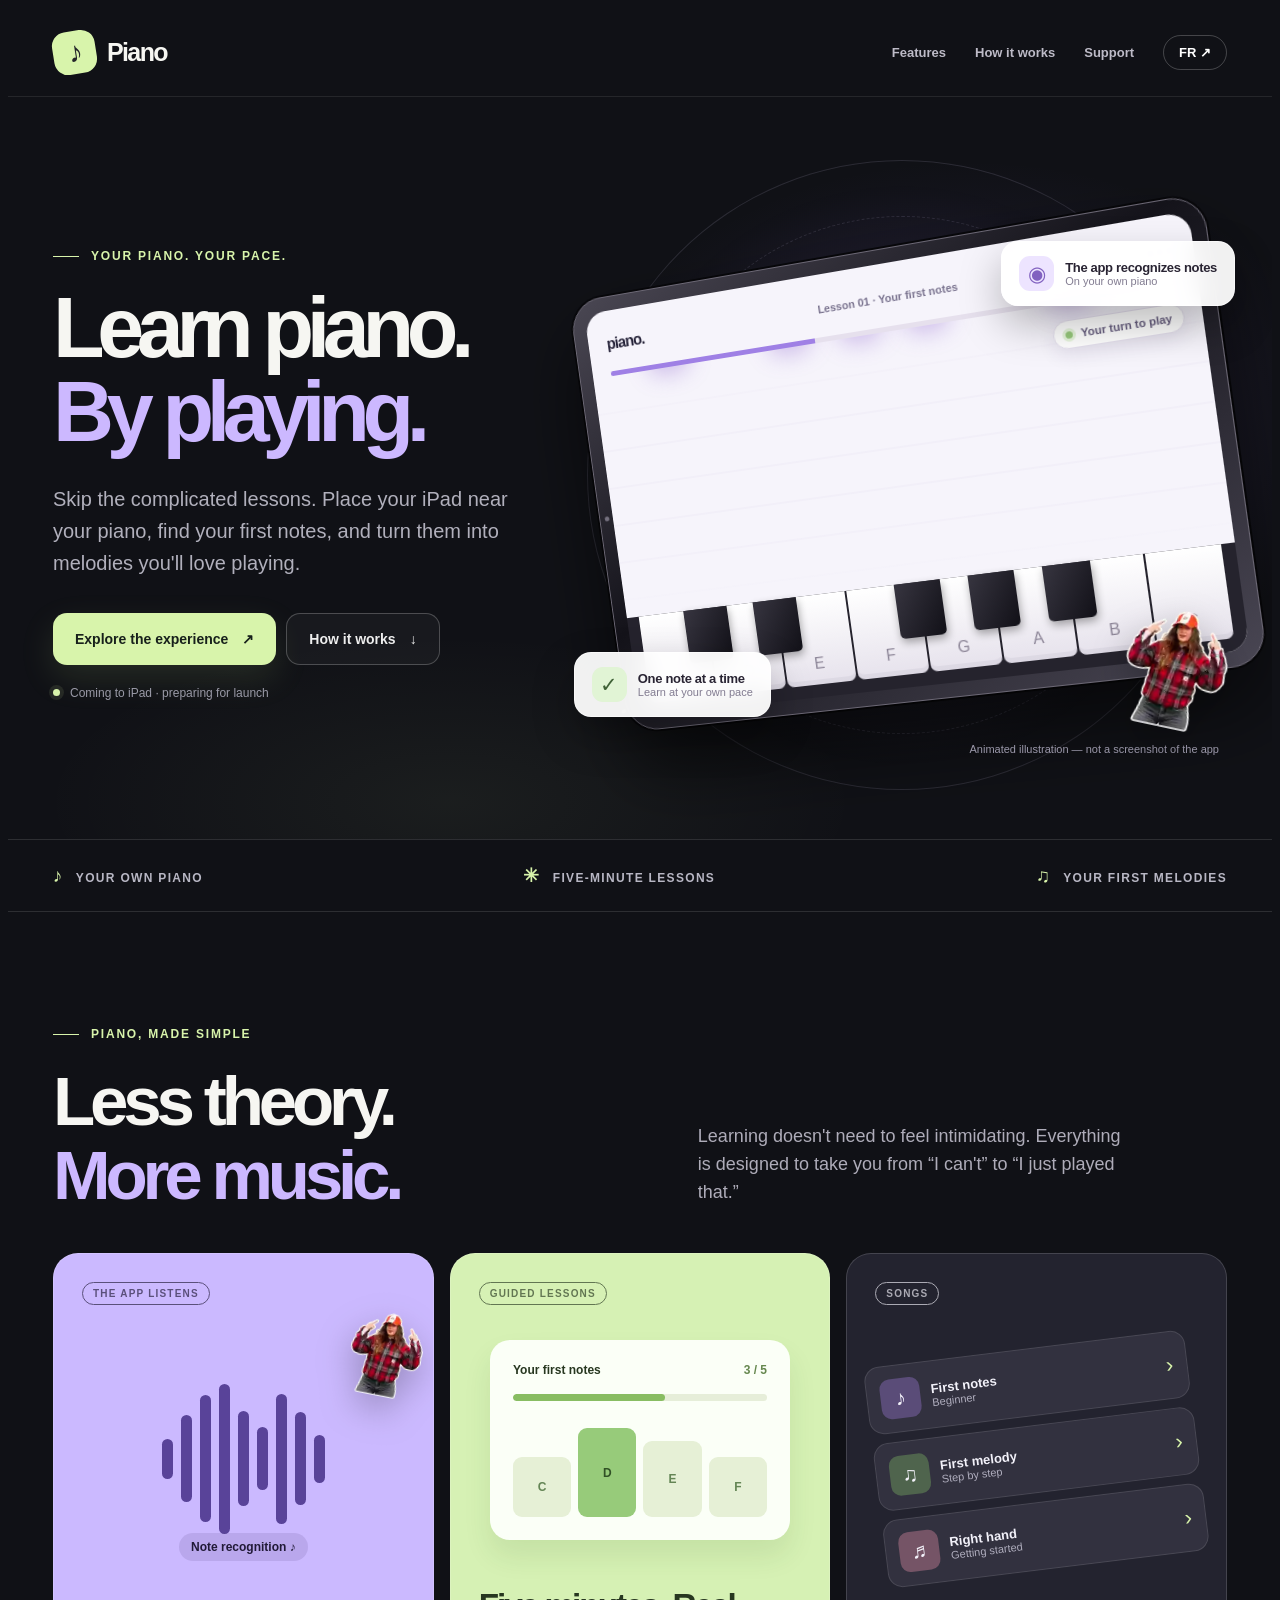
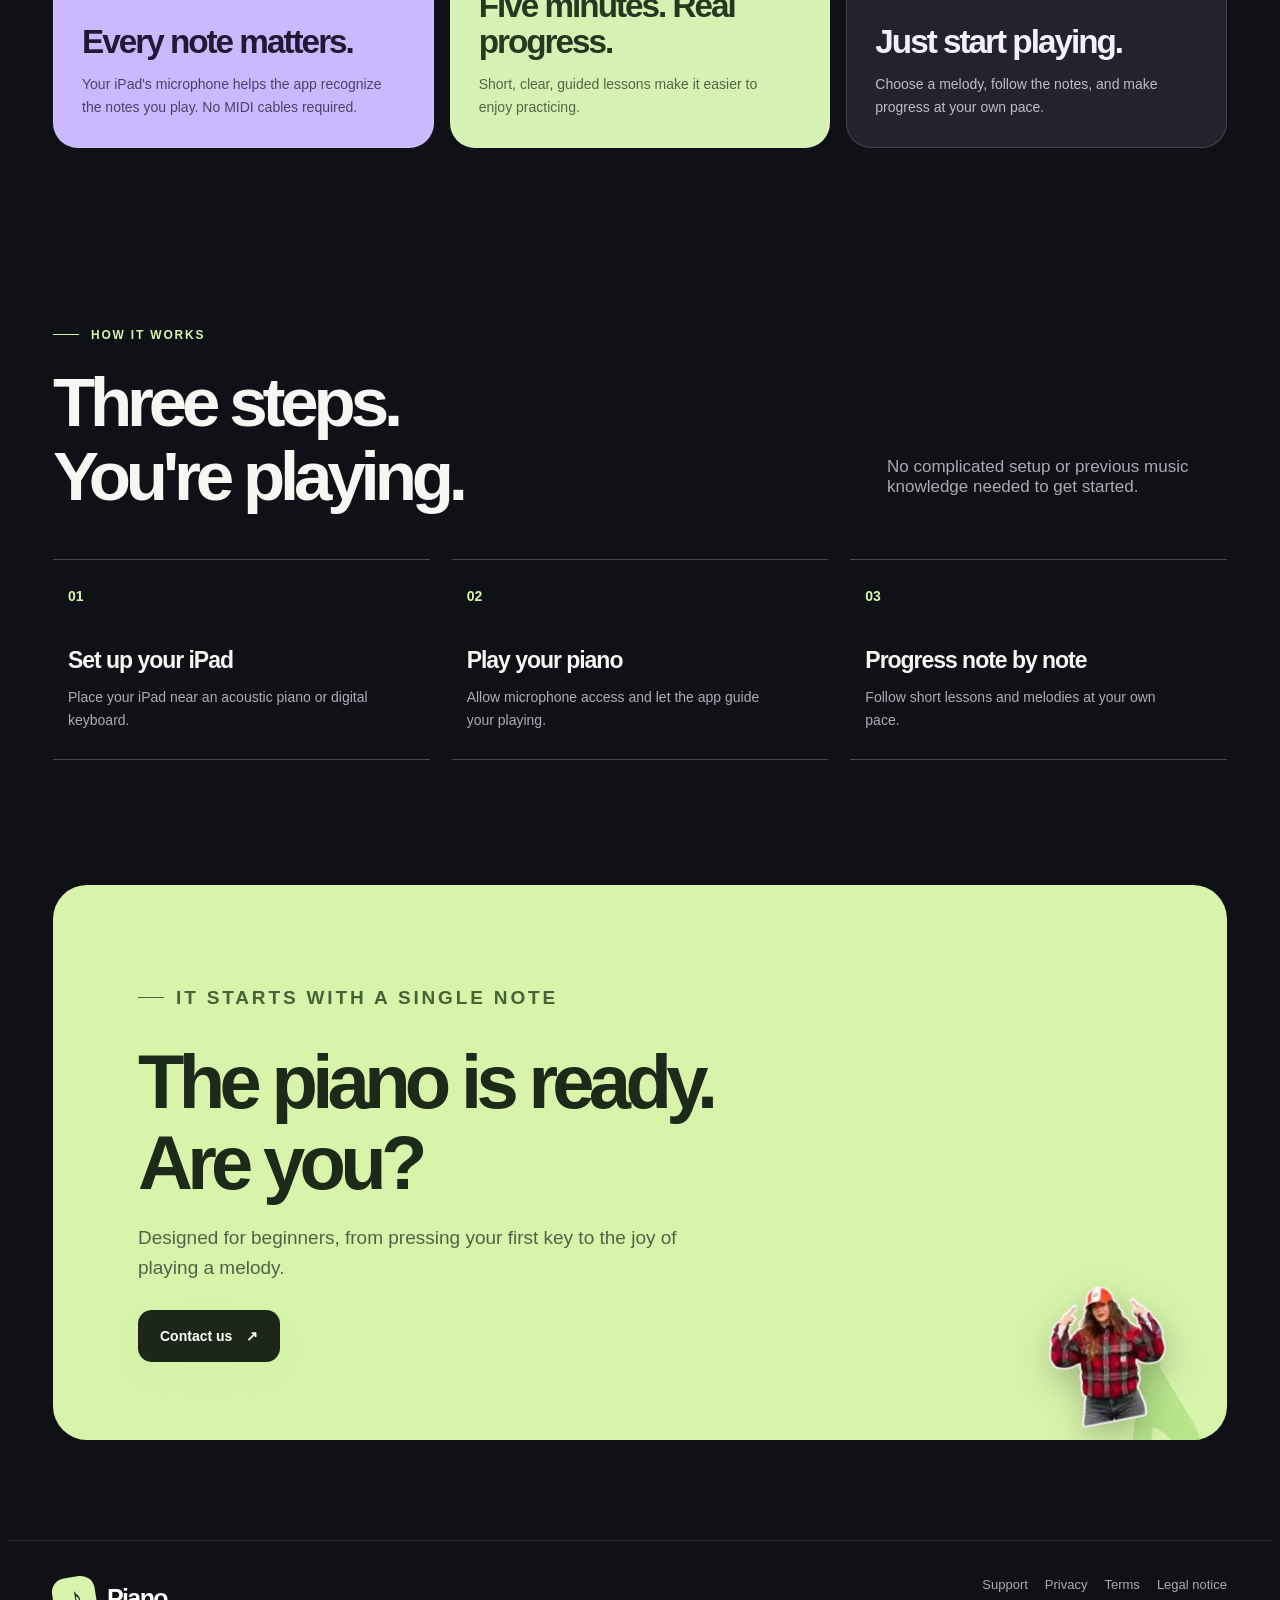
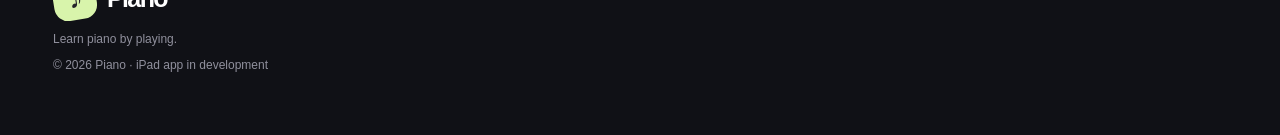
<file: piano/index.html>
<!doctype html><html lang="en"><head><meta charset="utf-8"><meta name="viewport" content="width=device-width,initial-scale=1"><title>Piano · Learn piano by playing</title><meta name="description" content="Piano for iPad. Learn piano through short lessons, note recognition and real songs."><meta http-equiv="refresh" content="0;url=en/"><script>location.replace((navigator.language||"").toLowerCase().startsWith("fr")?"fr/":"en/");</script></head><body><p><a href="fr/">Français</a> · <a href="en/">English</a></p></body></html>
</file>
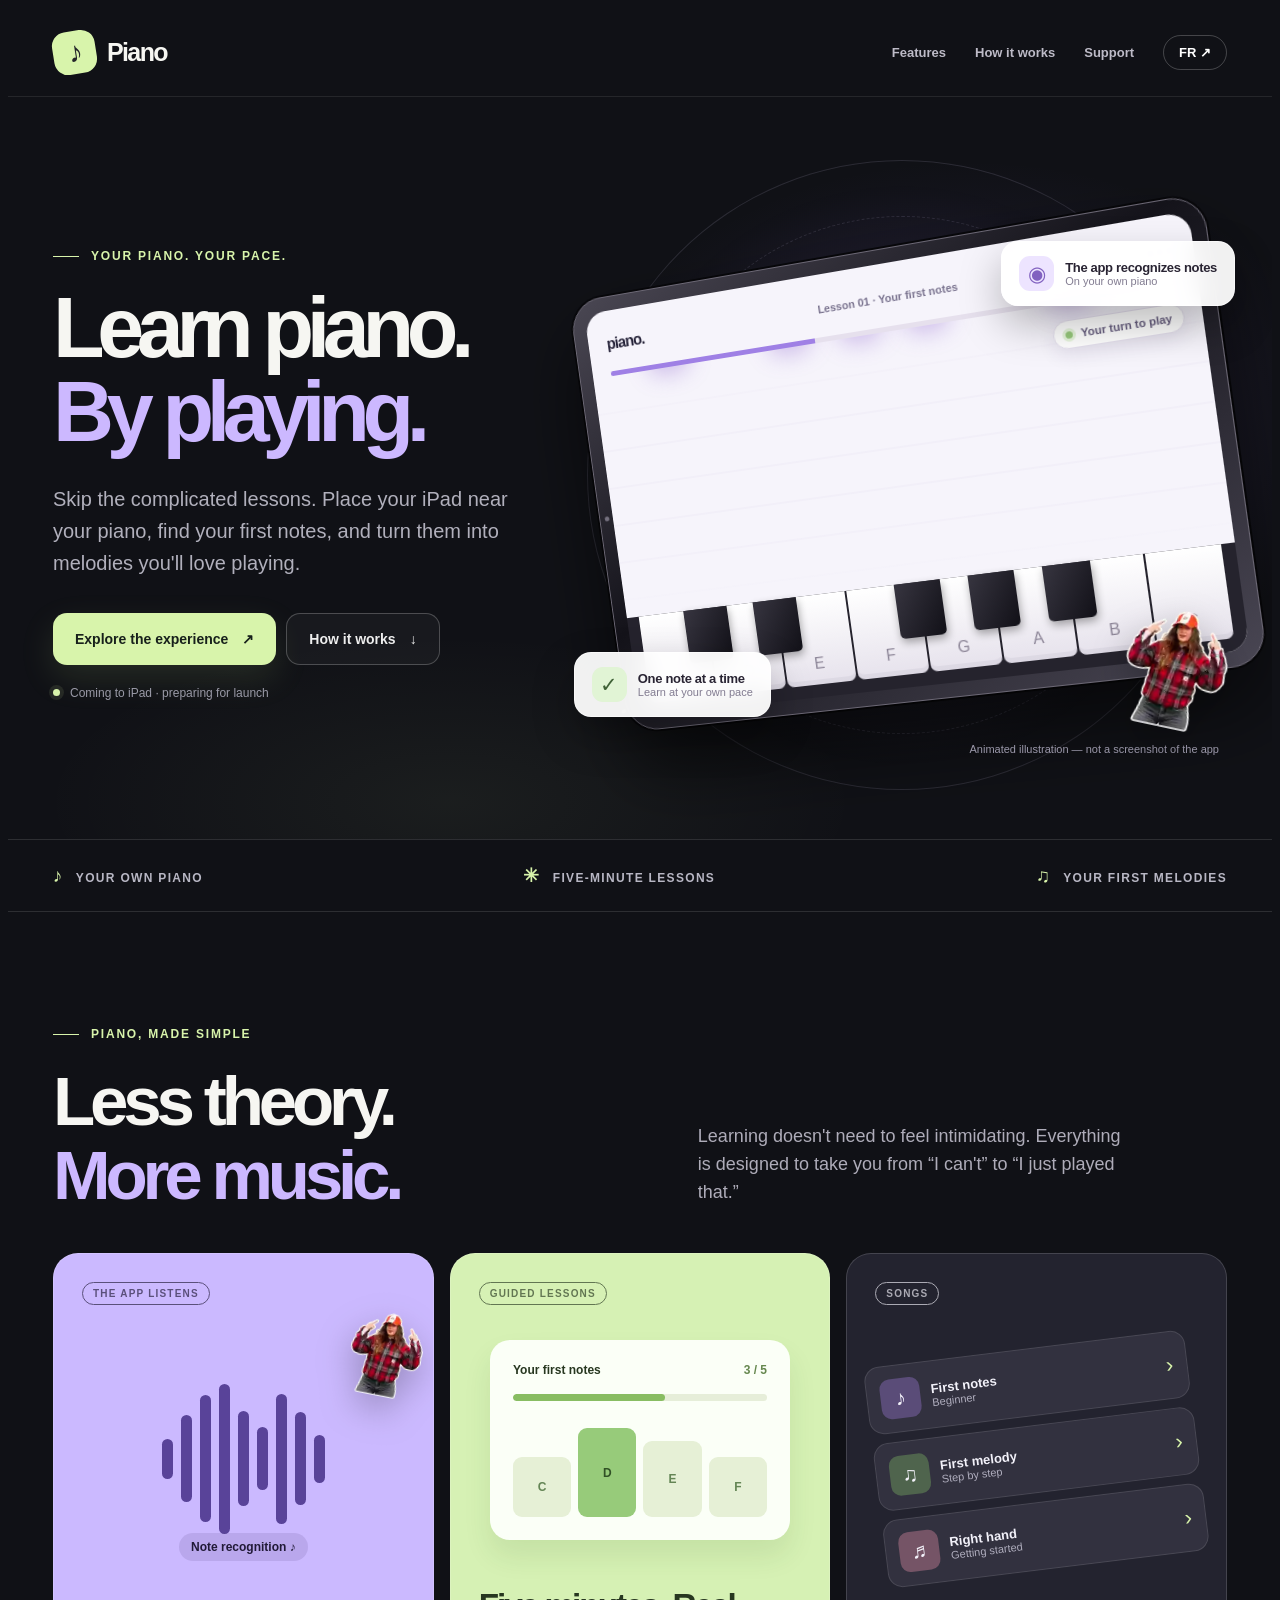
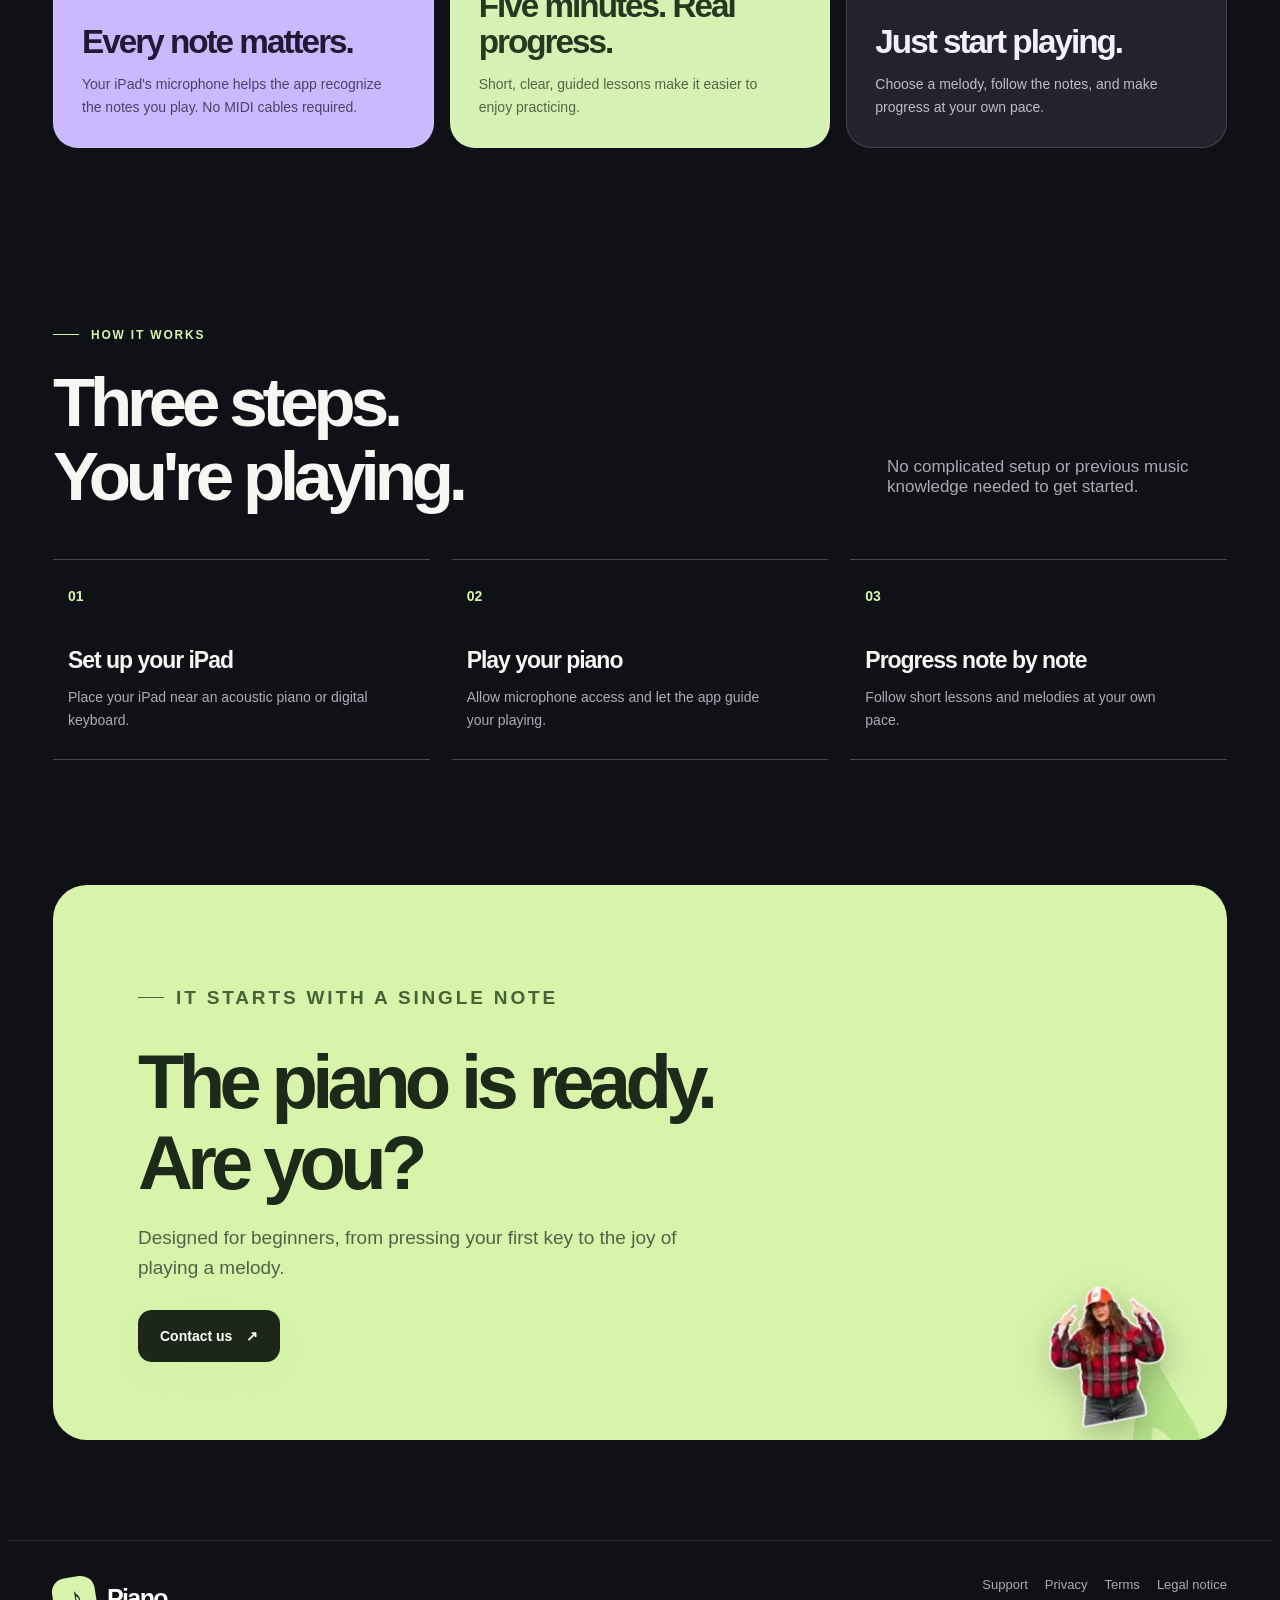
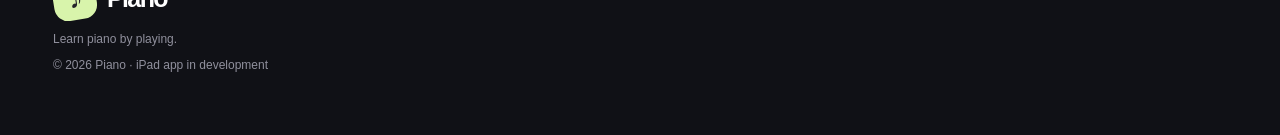
<file: piano/en/index.html>
<!doctype html><html lang="en"><head><meta charset="utf-8"><meta name="viewport" content="width=device-width,initial-scale=1"><meta name="theme-color" content="#101116"><meta name="description" content="Learn piano with short guided lessons, melodies, and note recognition using your iPad."><title>Piano — Learn Piano by Playing on iPad</title><meta property="og:title" content="Piano — Learn Piano by Playing on iPad"><meta property="og:description" content="Learn piano with short guided lessons, melodies, and note recognition using your iPad."><meta property="og:type" content="website"><meta property="og:url" content="https://maximousse2a.github.io/piano/en/"><link rel="canonical" href="https://maximousse2a.github.io/piano/en/"><link rel="alternate" hreflang="fr" href="https://maximousse2a.github.io/piano/fr/"><link rel="alternate" hreflang="en" href="https://maximousse2a.github.io/piano/en/"><link rel="alternate" hreflang="x-default" href="https://maximousse2a.github.io/piano/en/"><link rel="stylesheet" href="../marketing.css"><script defer src="../marketing.js"></script></head>
<body class="marketing"><header class="m-header"><div class="m-container m-nav"><a class="m-brand" href="./" aria-label="Piano"><span class="symbol" aria-hidden="true">♪</span>Piano</a><nav class="m-navlinks" aria-label="Main navigation"><a href="#features">Features</a><a href="#how">How it works</a><a href="support.html">Support</a><a class="m-lang" href="../fr/" hreflang="fr" lang="fr" aria-label="Passer en français">FR ↗</a></nav></div></header>
<main><section class="m-hero"><div class="m-container m-hero-grid"><div class="m-hero-text m-reveal"><p class="m-eyebrow">Your piano. Your pace.</p><h1>Learn piano.<br><em>By playing.</em></h1><p class="m-description">Skip the complicated lessons. Place your iPad near your piano, find your first notes, and turn them into melodies you'll love playing.</p><div class="m-buttons"><a class="m-btn primary" href="#features">Explore the experience <span aria-hidden="true">↗</span></a><a class="m-btn secondary" href="#how">How it works <span aria-hidden="true">↓</span></a></div><div class="m-small-status">Coming to iPad · preparing for launch</div></div>
<div class="m-scene" aria-label="Animated illustration — not a screenshot of the app"><div class="m-orbit" aria-hidden="true"></div><div class="m-star a" aria-hidden="true">✳</div><div class="m-star b" aria-hidden="true">♫</div><div class="m-ipad"><div class="m-ipad-inside"><div class="m-ipad-head"><strong>piano.</strong><span>Lesson 01 · Your first notes</span><div class="m-ipad-dots" aria-hidden="true"><i></i><i></i><i></i></div></div><div class="m-progress"><i></i></div><div class="m-stage"><span class="m-falling" style="--x:10%;--delay:-1s" aria-hidden="true">C</span><span class="m-falling" style="--x:31%;--delay:-2.8s" aria-hidden="true">D</span><span class="m-falling" style="--x:54%;--delay:-4.1s" aria-hidden="true">E</span><span class="m-falling" style="--x:77%;--delay:-2.2s" aria-hidden="true">G</span><span class="m-falling" style="--x:43%;--delay:-5.3s" aria-hidden="true">A</span><span class="m-feedback" aria-live="polite"><span data-feedback>Your turn to play</span></span></div><div class="m-keys" role="group" aria-label="Animated illustration — not a screenshot of the app"><button class="m-whitekey" type="button" data-piano-key="C" data-black="true" aria-label="Note C">C</button><button class="m-whitekey" type="button" data-piano-key="D" data-black="true" aria-label="Note D">D</button><button class="m-whitekey" type="button" data-piano-key="E"  aria-label="Note E">E</button><button class="m-whitekey" type="button" data-piano-key="F" data-black="true" aria-label="Note F">F</button><button class="m-whitekey" type="button" data-piano-key="G" data-black="true" aria-label="Note G">G</button><button class="m-whitekey" type="button" data-piano-key="A" data-black="true" aria-label="Note A">A</button><button class="m-whitekey" type="button" data-piano-key="B"  aria-label="Note B">B</button><button class="m-whitekey" type="button" data-piano-key="C"  aria-label="Note C">C</button></div></div></div>
<div class="m-floatcard one"><span class="m-ficon" aria-hidden="true">✓</span><div><strong>One note at a time</strong><small>Learn at your own pace</small></div></div><div class="m-floatcard two"><span class="m-ficon" aria-hidden="true">◉</span><div><strong>The app recognizes notes</strong><small>On your own piano</small></div></div><button type="button" class="m-sticker m-sticker-hero" aria-label="A hidden hello" data-sticker data-sticker-lang="en" title="A hidden hello"><img src="../assets/istanbul-sticker.webp" width="165" height="162" alt="" loading="eager" decoding="async"></button><span class="m-illustration-label">Animated illustration — not a screenshot of the app</span></div></div></section>
<div class="m-strip"><div class="m-container"><p><span aria-hidden="true">♪</span>Your own piano</p><p><span aria-hidden="true">✳</span>Five-minute lessons</p><p><span aria-hidden="true">♫</span>Your first melodies</p></div></div>
<section class="m-section m-container" id="features"><div class="m-section-head m-reveal"><div><p class="m-eyebrow">Piano, made simple</p><h2>Less theory.<br><em>More music.</em></h2></div><p>Learning doesn't need to feel intimidating. Everything is designed to take you from “I can't” to “I just played that.”</p></div><div class="m-grid">
<article class="m-feature purple m-reveal"><button type="button" class="m-sticker m-sticker-feature" aria-label="A little encouragement" data-sticker data-sticker-lang="en" title="A little encouragement"><img src="../assets/istanbul-sticker.webp" width="165" height="162" alt="" loading="lazy" decoding="async"></button><span class="m-tag">THE APP LISTENS</span><div class="m-visual"><div class="m-wave" aria-hidden="true"><i style="--h:40px;--d:0s"></i><i style="--h:87px;--d:-0.17s"></i><i style="--h:127px;--d:-0.34s"></i><i style="--h:150px;--d:-0.51s"></i><i style="--h:95px;--d:-0.68s"></i><i style="--h:63px;--d:-0.8500000000000001s"></i><i style="--h:130px;--d:-1.02s"></i><i style="--h:93px;--d:-1.1900000000000002s"></i><i style="--h:48px;--d:-1.36s"></i></div><span class="m-wave-label">Note recognition ♪</span></div><div><h3>Every note matters.</h3><p>Your iPad's microphone helps the app recognize the notes you play. No MIDI cables required.</p></div></article>
<article class="m-feature lime m-reveal"><span class="m-tag">GUIDED LESSONS</span><div class="m-visual"><div class="m-lesson-preview"><div class="m-lesson-top"><strong>Your first notes</strong><span>3 / 5</span></div><div class="m-lesson-meter"><i></i></div><div class="m-lesson-notes" aria-hidden="true"><b>C</b><b>D</b><b>E</b><b>F</b></div></div></div><div><h3>Five minutes. Real progress.</h3><p>Short, clear, guided lessons make it easier to enjoy practicing.</p></div></article>
<article class="m-feature night m-reveal"><span class="m-tag">SONGS</span><div class="m-visual"><div class="m-tracklist"><div class="m-track"><div class="m-track-icon" aria-hidden="true">♪</div><div><strong>First notes</strong><small>Beginner</small></div><span aria-hidden="true">›</span></div><div class="m-track"><div class="m-track-icon" aria-hidden="true">♫</div><div><strong>First melody</strong><small>Step by step</small></div><span aria-hidden="true">›</span></div><div class="m-track"><div class="m-track-icon" aria-hidden="true">♬</div><div><strong>Right hand</strong><small>Getting started</small></div><span aria-hidden="true">›</span></div></div></div><div><h3>Just start playing.</h3><p>Choose a melody, follow the notes, and make progress at your own pace.</p></div></article></div></section>
<section class="m-how m-container m-section" id="how"><div class="m-how-top m-reveal"><div><p class="m-eyebrow">How it works</p><h2>Three steps.<br>You're playing.</h2></div><p>No complicated setup or previous music knowledge needed to get started.</p></div><div class="m-steps"><article class="m-step m-reveal"><div class="m-step-number">01</div><h3>Set up your iPad</h3><p>Place your iPad near an acoustic piano or digital keyboard.</p></article><article class="m-step m-reveal"><div class="m-step-number">02</div><h3>Play your piano</h3><p>Allow microphone access and let the app guide your playing.</p></article><article class="m-step m-reveal"><div class="m-step-number">03</div><h3>Progress note by note</h3><p>Follow short lessons and melodies at your own pace.</p></article></div></section>
<section class="m-container"><div class="m-final m-reveal"><div class="m-final-content"><p class="m-eyebrow">It starts with a single note</p><h2>The piano is ready.<br>Are you?</h2><p>Designed for beginners, from pressing your first key to the joy of playing a melody.</p><a class="m-btn primary" href="mailto:maxime.pietri@icloud.com?subject=Piano">Contact us <span aria-hidden="true">↗</span></a></div><button type="button" class="m-sticker m-sticker-final" aria-label="One last surprise" data-sticker data-sticker-lang="en" title="One last surprise"><img src="../assets/istanbul-sticker.webp" width="165" height="162" alt="" loading="lazy" decoding="async"></button></div></section></main>
<footer class="m-footer"><div class="m-container"><div class="m-footer-inner"><div><a class="m-brand" href="./"><span class="symbol" aria-hidden="true">♪</span>Piano</a><div class="m-footer-note">Learn piano by playing.</div></div><nav class="m-footer-links" aria-label="Useful links"><a href="support.html">Support</a><a href="privacy.html">Privacy</a><a href="terms.html">Terms</a><a href="legal.html">Legal notice</a></nav></div><div class="m-footer-note">© 2026 Piano · iPad app in development</div></div></footer></body></html>
</file>
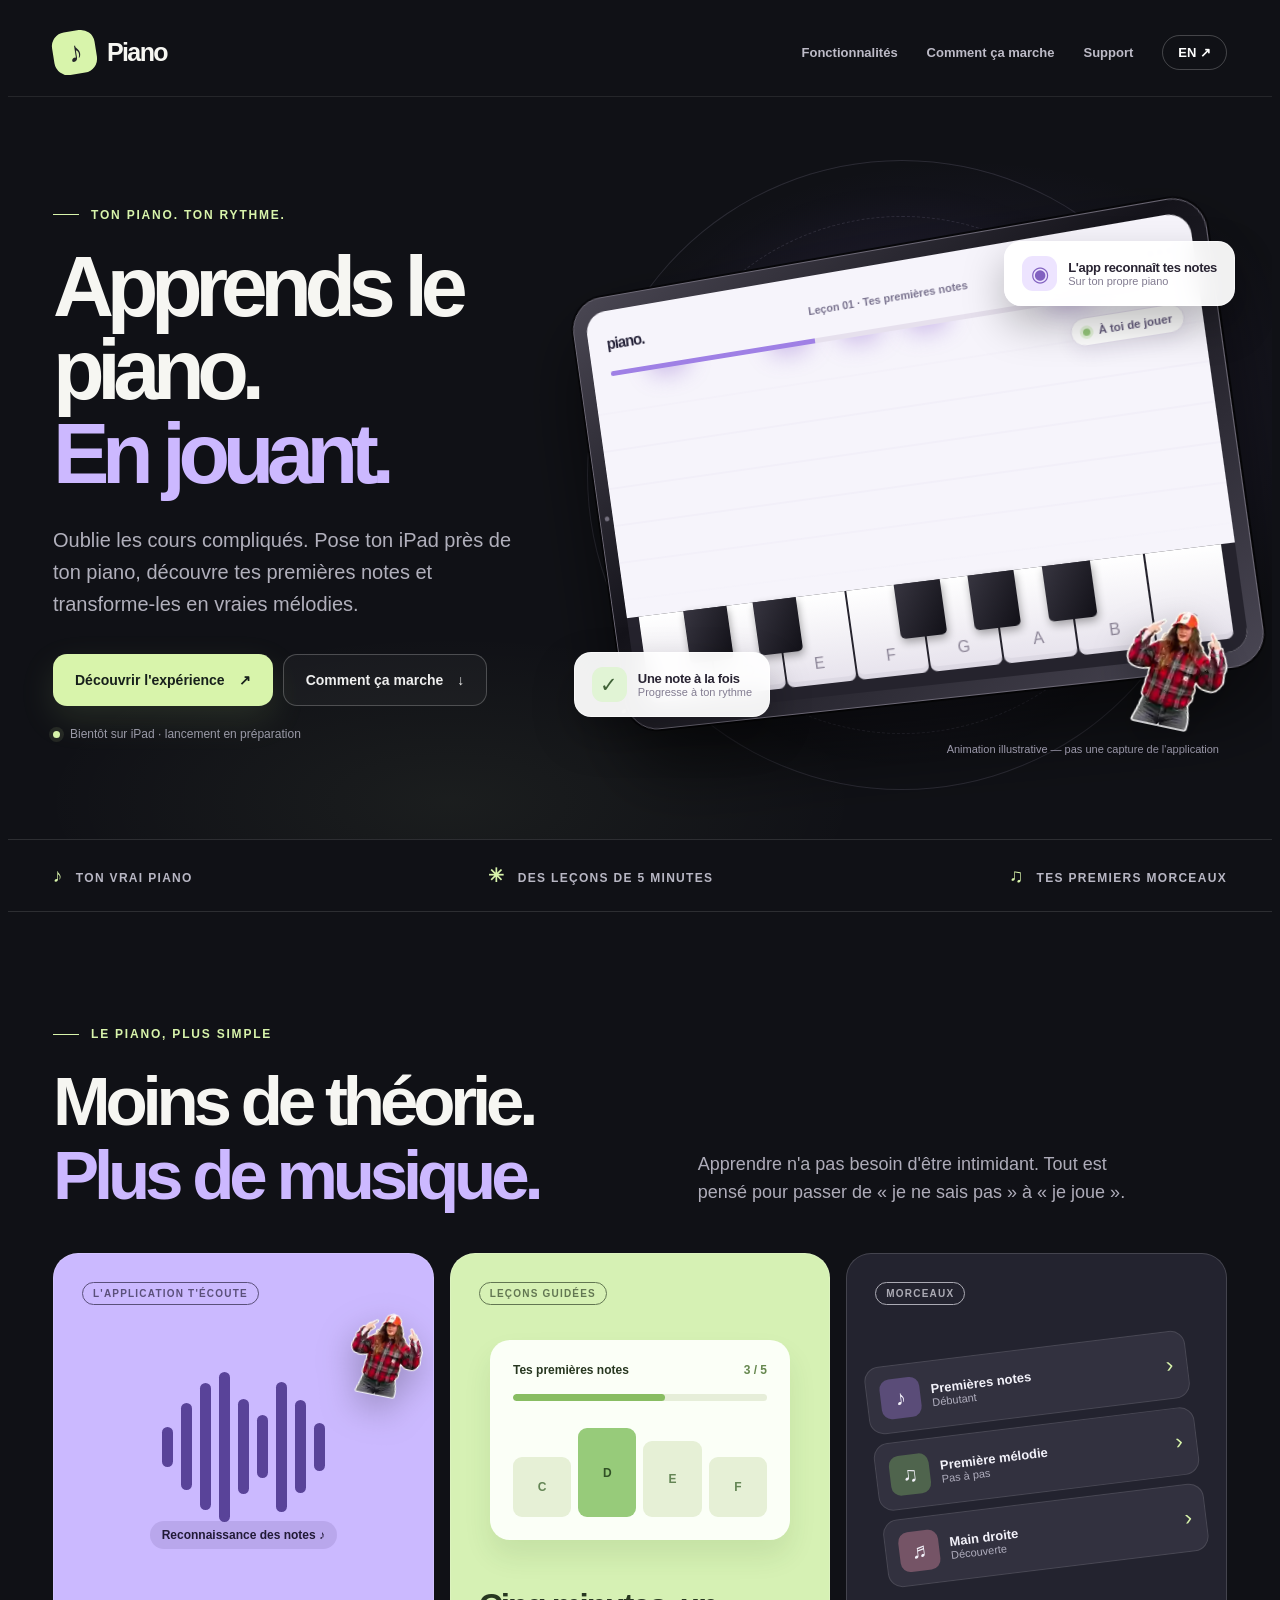
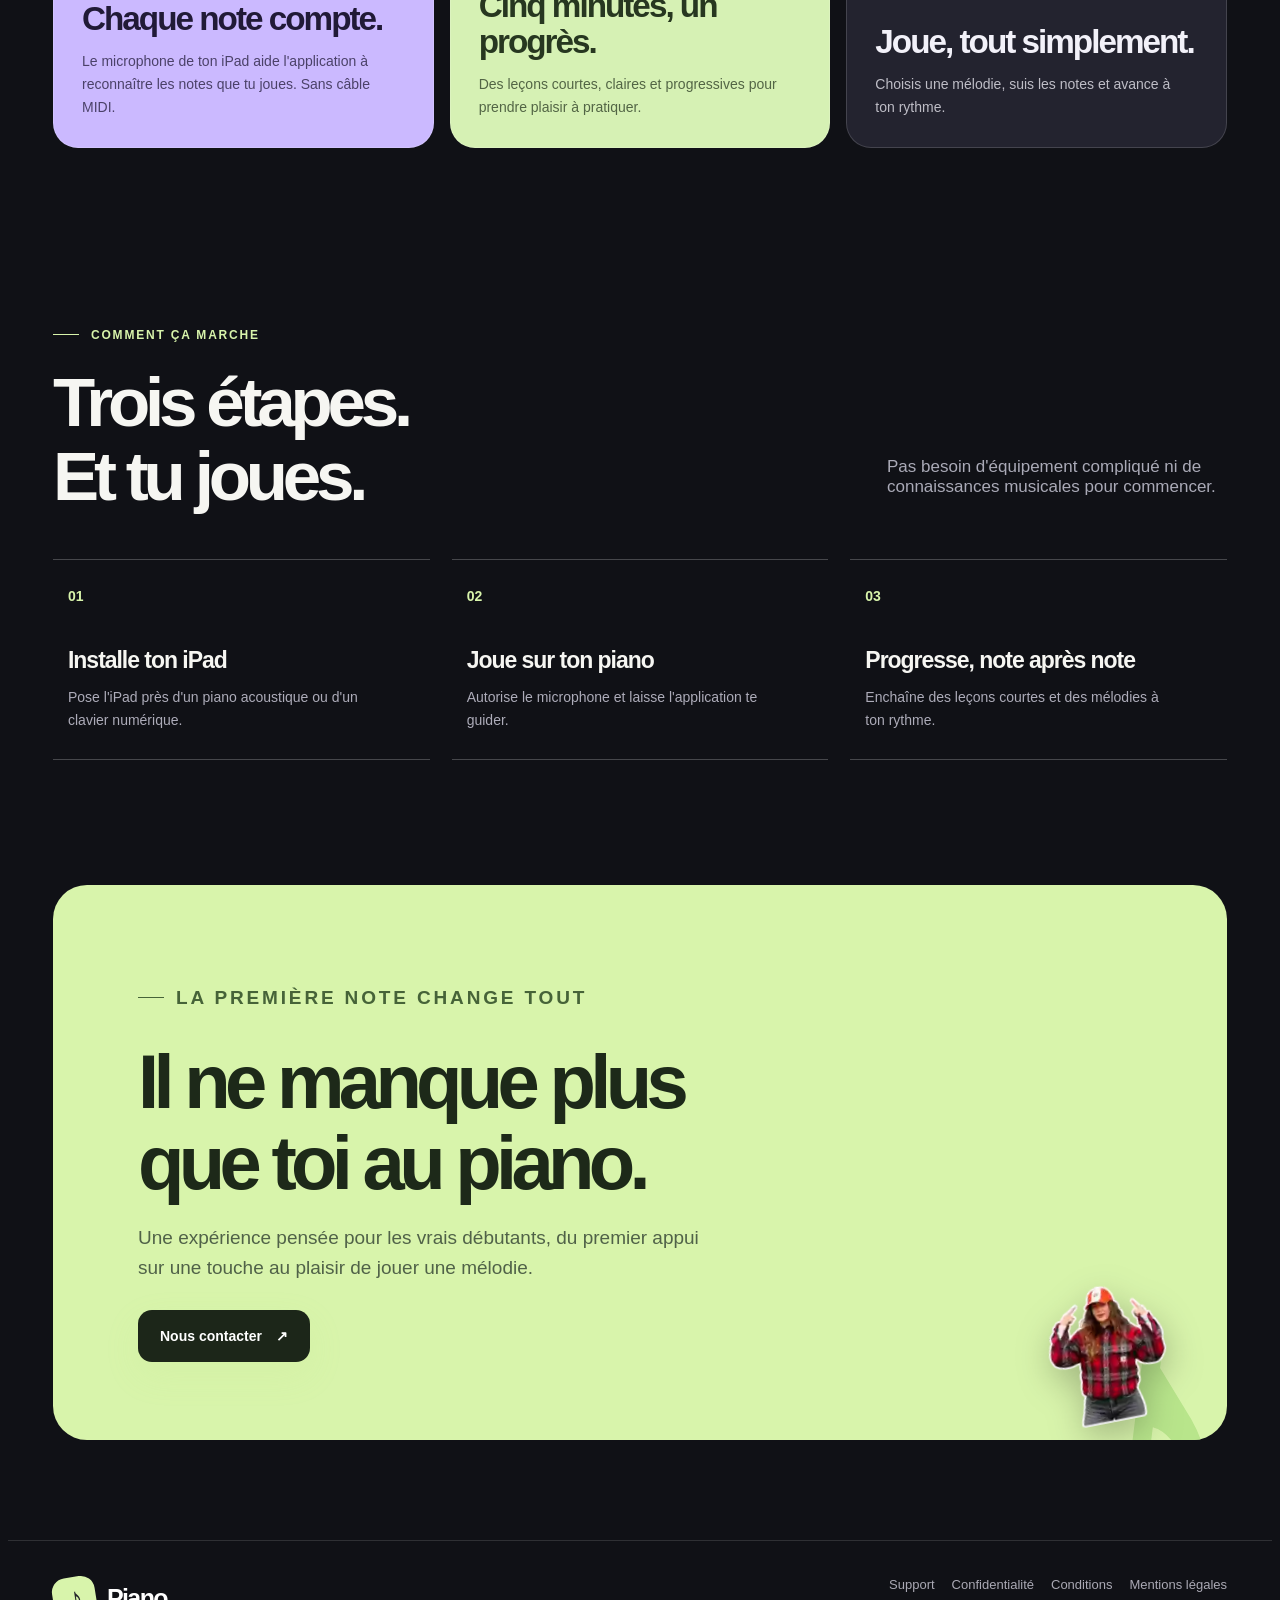
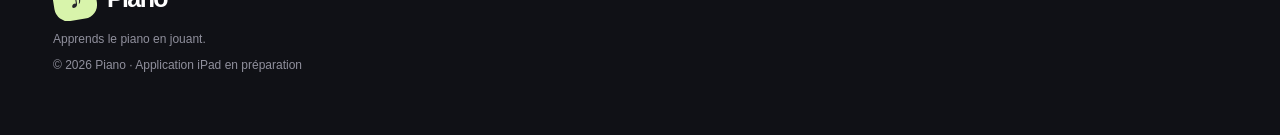
<file: piano/fr/index.html>
<!doctype html><html lang="fr"><head><meta charset="utf-8"><meta name="viewport" content="width=device-width,initial-scale=1"><meta name="theme-color" content="#101116"><meta name="description" content="Apprends le piano avec des leçons courtes, des morceaux guidés et la reconnaissance des notes sur ton iPad."><title>Piano — Apprends le piano en jouant sur iPad</title><meta property="og:title" content="Piano — Apprends le piano en jouant sur iPad"><meta property="og:description" content="Apprends le piano avec des leçons courtes, des morceaux guidés et la reconnaissance des notes sur ton iPad."><meta property="og:type" content="website"><meta property="og:url" content="https://maximousse2a.github.io/piano/fr/"><link rel="canonical" href="https://maximousse2a.github.io/piano/fr/"><link rel="alternate" hreflang="fr" href="https://maximousse2a.github.io/piano/fr/"><link rel="alternate" hreflang="en" href="https://maximousse2a.github.io/piano/en/"><link rel="alternate" hreflang="x-default" href="https://maximousse2a.github.io/piano/en/"><link rel="stylesheet" href="../marketing.css"><script defer src="../marketing.js"></script></head>
<body class="marketing"><header class="m-header"><div class="m-container m-nav"><a class="m-brand" href="./" aria-label="Piano"><span class="symbol" aria-hidden="true">♪</span>Piano</a><nav class="m-navlinks" aria-label="Navigation principale"><a href="#features">Fonctionnalités</a><a href="#how">Comment ça marche</a><a href="support.html">Support</a><a class="m-lang" href="../en/" hreflang="en" lang="en" aria-label="Switch to English">EN ↗</a></nav></div></header>
<main><section class="m-hero"><div class="m-container m-hero-grid"><div class="m-hero-text m-reveal"><p class="m-eyebrow">Ton piano. Ton rythme.</p><h1>Apprends le piano.<br><em>En jouant.</em></h1><p class="m-description">Oublie les cours compliqués. Pose ton iPad près de ton piano, découvre tes premières notes et transforme-les en vraies mélodies.</p><div class="m-buttons"><a class="m-btn primary" href="#features">Découvrir l'expérience <span aria-hidden="true">↗</span></a><a class="m-btn secondary" href="#how">Comment ça marche <span aria-hidden="true">↓</span></a></div><div class="m-small-status">Bientôt sur iPad · lancement en préparation</div></div>
<div class="m-scene" aria-label="Animation illustrative — pas une capture de l'application"><div class="m-orbit" aria-hidden="true"></div><div class="m-star a" aria-hidden="true">✳</div><div class="m-star b" aria-hidden="true">♫</div><div class="m-ipad"><div class="m-ipad-inside"><div class="m-ipad-head"><strong>piano.</strong><span>Leçon 01 · Tes premières notes</span><div class="m-ipad-dots" aria-hidden="true"><i></i><i></i><i></i></div></div><div class="m-progress"><i></i></div><div class="m-stage"><span class="m-falling" style="--x:10%;--delay:-1s" aria-hidden="true">C</span><span class="m-falling" style="--x:31%;--delay:-2.8s" aria-hidden="true">D</span><span class="m-falling" style="--x:54%;--delay:-4.1s" aria-hidden="true">E</span><span class="m-falling" style="--x:77%;--delay:-2.2s" aria-hidden="true">G</span><span class="m-falling" style="--x:43%;--delay:-5.3s" aria-hidden="true">A</span><span class="m-feedback" aria-live="polite"><span data-feedback>À toi de jouer</span></span></div><div class="m-keys" role="group" aria-label="Animation illustrative — pas une capture de l'application"><button class="m-whitekey" type="button" data-piano-key="C" data-black="true" aria-label="Note C">C</button><button class="m-whitekey" type="button" data-piano-key="D" data-black="true" aria-label="Note D">D</button><button class="m-whitekey" type="button" data-piano-key="E"  aria-label="Note E">E</button><button class="m-whitekey" type="button" data-piano-key="F" data-black="true" aria-label="Note F">F</button><button class="m-whitekey" type="button" data-piano-key="G" data-black="true" aria-label="Note G">G</button><button class="m-whitekey" type="button" data-piano-key="A" data-black="true" aria-label="Note A">A</button><button class="m-whitekey" type="button" data-piano-key="B"  aria-label="Note B">B</button><button class="m-whitekey" type="button" data-piano-key="C"  aria-label="Note C">C</button></div></div></div>
<div class="m-floatcard one"><span class="m-ficon" aria-hidden="true">✓</span><div><strong>Une note à la fois</strong><small>Progresse à ton rythme</small></div></div><div class="m-floatcard two"><span class="m-ficon" aria-hidden="true">◉</span><div><strong>L'app reconnaît tes notes</strong><small>Sur ton propre piano</small></div></div><button type="button" class="m-sticker m-sticker-hero" aria-label="Un petit coucou caché" data-sticker data-sticker-lang="fr" title="Un petit coucou caché"><img src="../assets/istanbul-sticker.webp" width="165" height="162" alt="" loading="eager" decoding="async"></button><span class="m-illustration-label">Animation illustrative — pas une capture de l'application</span></div></div></section>
<div class="m-strip"><div class="m-container"><p><span aria-hidden="true">♪</span>Ton vrai piano</p><p><span aria-hidden="true">✳</span>Des leçons de 5 minutes</p><p><span aria-hidden="true">♫</span>Tes premiers morceaux</p></div></div>
<section class="m-section m-container" id="features"><div class="m-section-head m-reveal"><div><p class="m-eyebrow">Le piano, plus simple</p><h2>Moins de théorie.<br><em>Plus de musique.</em></h2></div><p>Apprendre n'a pas besoin d'être intimidant. Tout est pensé pour passer de « je ne sais pas » à « je joue ».</p></div><div class="m-grid">
<article class="m-feature purple m-reveal"><button type="button" class="m-sticker m-sticker-feature" aria-label="Un encouragement surprise" data-sticker data-sticker-lang="fr" title="Un encouragement surprise"><img src="../assets/istanbul-sticker.webp" width="165" height="162" alt="" loading="lazy" decoding="async"></button><span class="m-tag">L'APPLICATION T'ÉCOUTE</span><div class="m-visual"><div class="m-wave" aria-hidden="true"><i style="--h:40px;--d:0s"></i><i style="--h:87px;--d:-0.17s"></i><i style="--h:127px;--d:-0.34s"></i><i style="--h:150px;--d:-0.51s"></i><i style="--h:95px;--d:-0.68s"></i><i style="--h:63px;--d:-0.8500000000000001s"></i><i style="--h:130px;--d:-1.02s"></i><i style="--h:93px;--d:-1.1900000000000002s"></i><i style="--h:48px;--d:-1.36s"></i></div><span class="m-wave-label">Reconnaissance des notes ♪</span></div><div><h3>Chaque note compte.</h3><p>Le microphone de ton iPad aide l'application à reconnaître les notes que tu joues. Sans câble MIDI.</p></div></article>
<article class="m-feature lime m-reveal"><span class="m-tag">LEÇONS GUIDÉES</span><div class="m-visual"><div class="m-lesson-preview"><div class="m-lesson-top"><strong>Tes premières notes</strong><span>3 / 5</span></div><div class="m-lesson-meter"><i></i></div><div class="m-lesson-notes" aria-hidden="true"><b>C</b><b>D</b><b>E</b><b>F</b></div></div></div><div><h3>Cinq minutes, un progrès.</h3><p>Des leçons courtes, claires et progressives pour prendre plaisir à pratiquer.</p></div></article>
<article class="m-feature night m-reveal"><span class="m-tag">MORCEAUX</span><div class="m-visual"><div class="m-tracklist"><div class="m-track"><div class="m-track-icon" aria-hidden="true">♪</div><div><strong>Premières notes</strong><small>Débutant</small></div><span aria-hidden="true">›</span></div><div class="m-track"><div class="m-track-icon" aria-hidden="true">♫</div><div><strong>Première mélodie</strong><small>Pas à pas</small></div><span aria-hidden="true">›</span></div><div class="m-track"><div class="m-track-icon" aria-hidden="true">♬</div><div><strong>Main droite</strong><small>Découverte</small></div><span aria-hidden="true">›</span></div></div></div><div><h3>Joue, tout simplement.</h3><p>Choisis une mélodie, suis les notes et avance à ton rythme.</p></div></article></div></section>
<section class="m-how m-container m-section" id="how"><div class="m-how-top m-reveal"><div><p class="m-eyebrow">Comment ça marche</p><h2>Trois étapes.<br>Et tu joues.</h2></div><p>Pas besoin d'équipement compliqué ni de connaissances musicales pour commencer.</p></div><div class="m-steps"><article class="m-step m-reveal"><div class="m-step-number">01</div><h3>Installe ton iPad</h3><p>Pose l'iPad près d'un piano acoustique ou d'un clavier numérique.</p></article><article class="m-step m-reveal"><div class="m-step-number">02</div><h3>Joue sur ton piano</h3><p>Autorise le microphone et laisse l'application te guider.</p></article><article class="m-step m-reveal"><div class="m-step-number">03</div><h3>Progresse, note après note</h3><p>Enchaîne des leçons courtes et des mélodies à ton rythme.</p></article></div></section>
<section class="m-container"><div class="m-final m-reveal"><div class="m-final-content"><p class="m-eyebrow">La première note change tout</p><h2>Il ne manque plus<br>que toi au piano.</h2><p>Une expérience pensée pour les vrais débutants, du premier appui sur une touche au plaisir de jouer une mélodie.</p><a class="m-btn primary" href="mailto:maxime.pietri@icloud.com?subject=Piano">Nous contacter <span aria-hidden="true">↗</span></a></div><button type="button" class="m-sticker m-sticker-final" aria-label="Une dernière surprise" data-sticker data-sticker-lang="fr" title="Une dernière surprise"><img src="../assets/istanbul-sticker.webp" width="165" height="162" alt="" loading="lazy" decoding="async"></button></div></section></main>
<footer class="m-footer"><div class="m-container"><div class="m-footer-inner"><div><a class="m-brand" href="./"><span class="symbol" aria-hidden="true">♪</span>Piano</a><div class="m-footer-note">Apprends le piano en jouant.</div></div><nav class="m-footer-links" aria-label="Liens utiles"><a href="support.html">Support</a><a href="privacy.html">Confidentialité</a><a href="terms.html">Conditions</a><a href="legal.html">Mentions légales</a></nav></div><div class="m-footer-note">© 2026 Piano · Application iPad en préparation</div></div></footer></body></html>
</file>
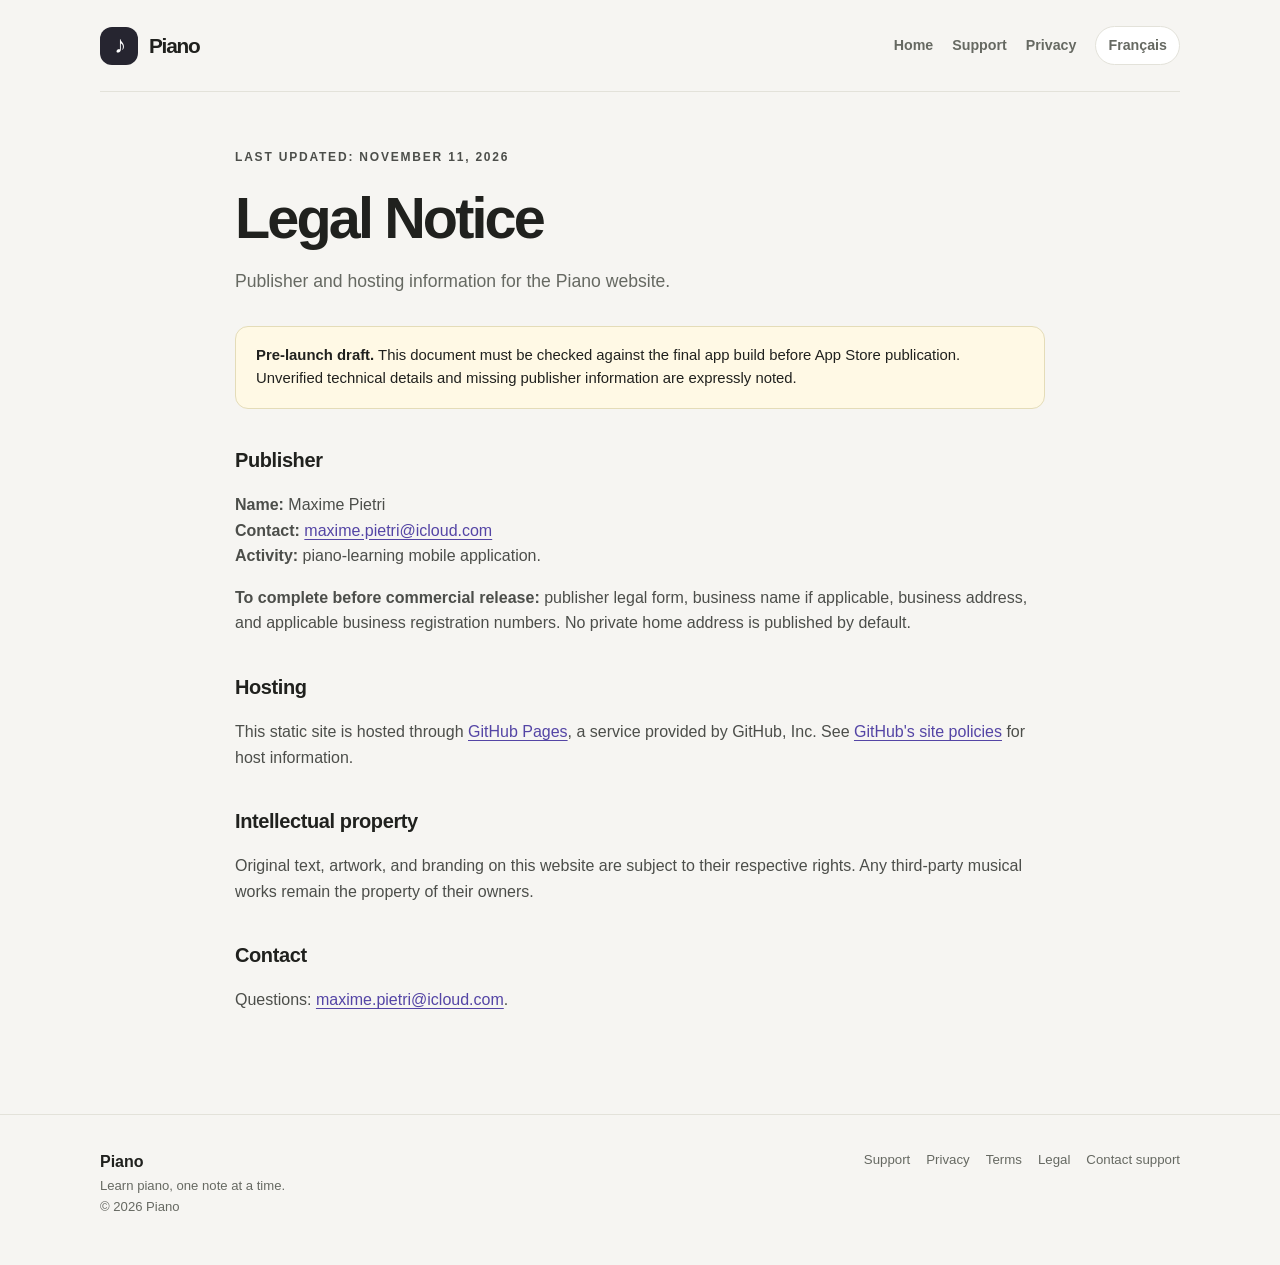
<file: piano/en/legal.html>
<!doctype html><html lang="en"><head><meta charset="utf-8"><meta name="viewport" content="width=device-width,initial-scale=1"><meta name="theme-color" content="#f6f5f2"><meta name="description" content="Legal notice and publisher for the Piano website."><title>Legal Notice · Piano</title><link rel="stylesheet" href="../styles.css"><link rel="canonical" href="https://maximousse2a.github.io/piano/en/legal.html"><link rel="alternate" hreflang="fr" href="https://maximousse2a.github.io/piano/fr/legal.html"><link rel="alternate" hreflang="en" href="https://maximousse2a.github.io/piano/en/legal.html"></head><body><div class="wrap"><nav class="nav" aria-label="Main navigation"><a class="brand" href="index.html"><span class="logo" aria-hidden="true">♪</span><span>Piano</span></a><div class="menu"><a  href="index.html">Home</a><a  href="support.html">Support</a><a  href="privacy.html">Privacy</a><a class="lang" href="../fr/legal.html" lang="fr">Français</a></div></nav></div><main class="wrap doc"><p class="eyebrow">Last updated: November 11, 2026</p><h1>Legal Notice</h1><p class="intro">Publisher and hosting information for the Piano website.</p><aside class="notice"><strong>Pre-launch draft.</strong> This document must be checked against the final app build before App Store publication. Unverified technical details and missing publisher information are expressly noted.</aside><h2>Publisher</h2><p><strong>Name:</strong> Maxime Pietri<br><strong>Contact:</strong> <a href="mailto:maxime.pietri@icloud.com">maxime.pietri@icloud.com</a><br><strong>Activity:</strong> piano-learning mobile application.</p><p><strong>To complete before commercial release:</strong> publisher legal form, business name if applicable, business address, and applicable business registration numbers. No private home address is published by default.</p><h2>Hosting</h2><p>This static site is hosted through <a href="https://pages.github.com/">GitHub Pages</a>, a service provided by GitHub, Inc. See <a href="https://docs.github.com/en/site-policy">GitHub's site policies</a> for host information.</p><h2>Intellectual property</h2><p>Original text, artwork, and branding on this website are subject to their respective rights. Any third-party musical works remain the property of their owners.</p><h2>Contact</h2><p>Questions: <a href="mailto:maxime.pietri@icloud.com">maxime.pietri@icloud.com</a>.</p></main><footer><div class="wrap footrow"><div><strong>Piano</strong><div class="small">Learn piano, one note at a time.</div><div class="small">© 2026 Piano</div></div><div class="footlinks"><a href="support.html">Support</a><a href="privacy.html">Privacy</a><a href="terms.html">Terms</a><a href="legal.html">Legal</a><a href="mailto:maxime.pietri@icloud.com">Contact support</a></div></div></footer></body></html>
</file>
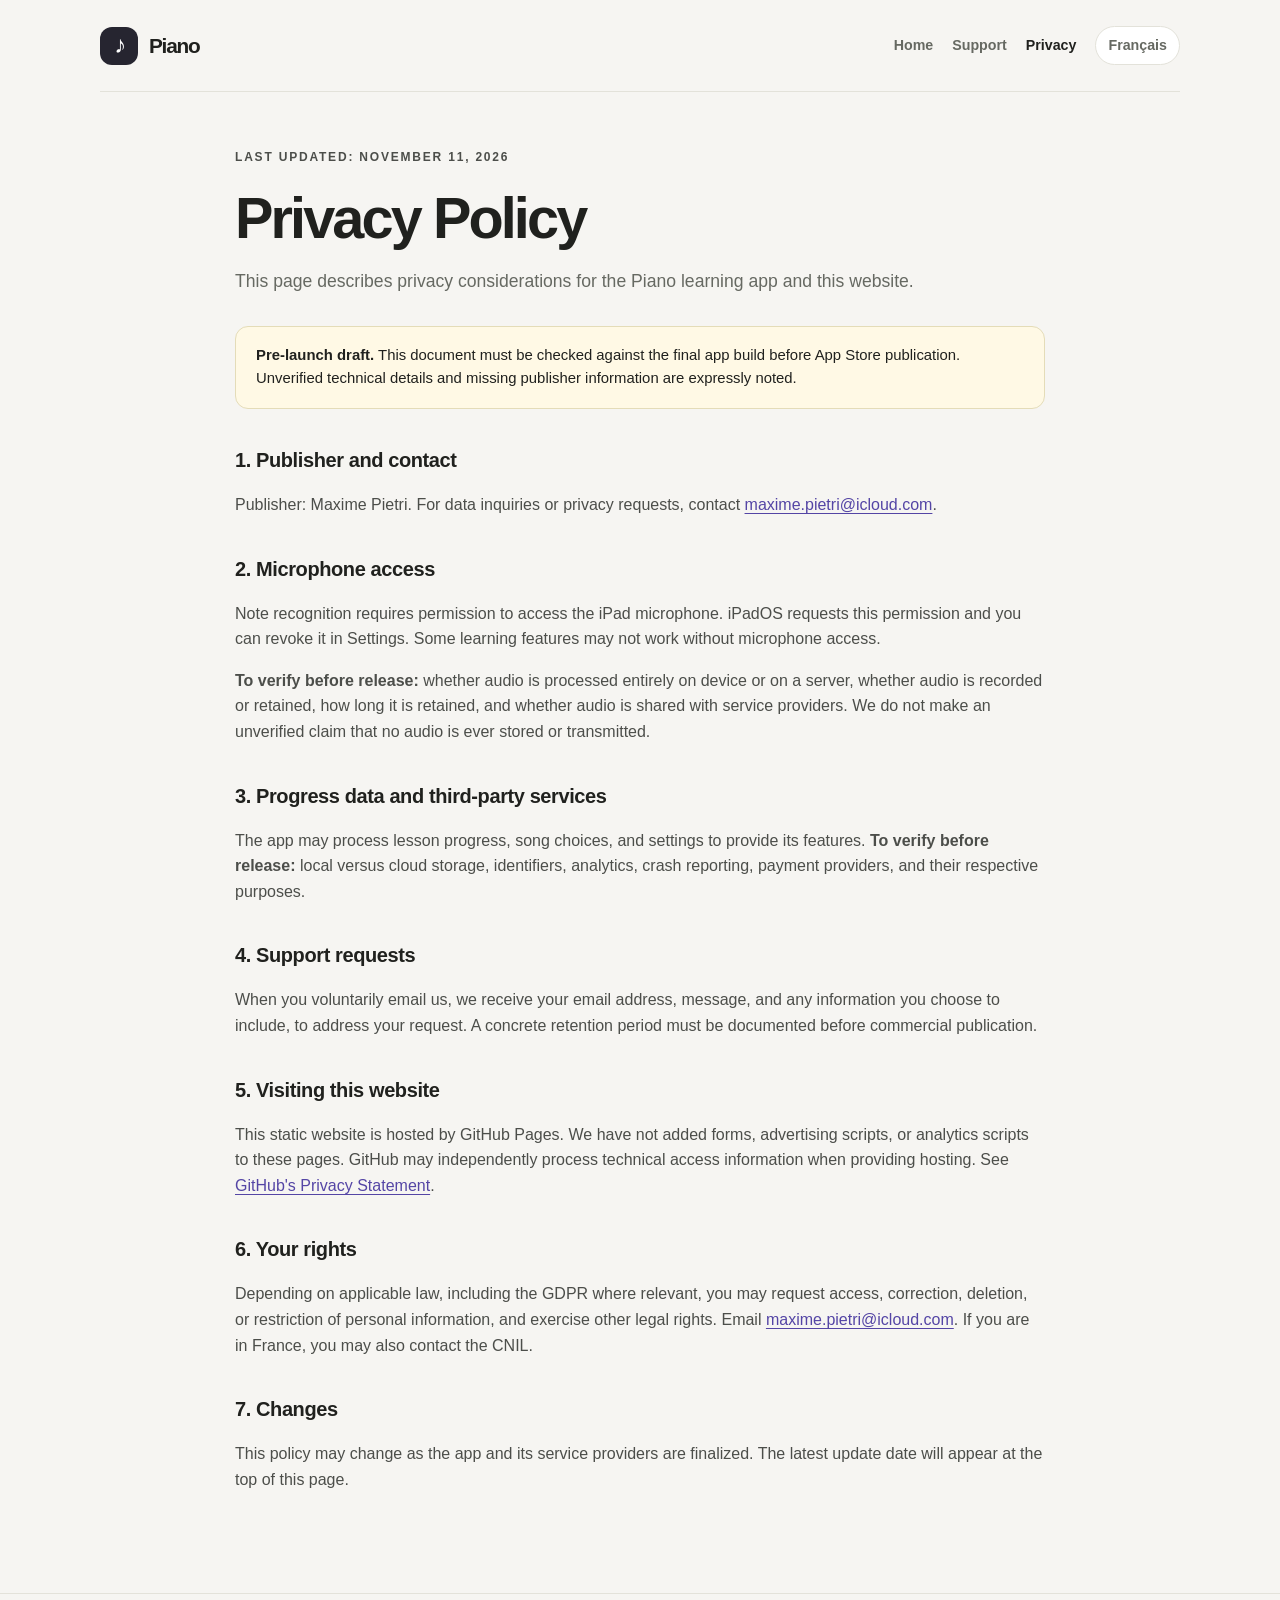
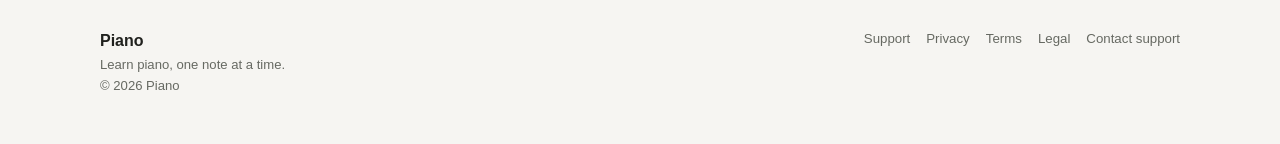
<file: piano/en/privacy.html>
<!doctype html><html lang="en"><head><meta charset="utf-8"><meta name="viewport" content="width=device-width,initial-scale=1"><meta name="theme-color" content="#f6f5f2"><meta name="description" content="Piano for iPad privacy policy."><title>Privacy Policy · Piano</title><link rel="stylesheet" href="../styles.css"><link rel="canonical" href="https://maximousse2a.github.io/piano/en/privacy.html"><link rel="alternate" hreflang="fr" href="https://maximousse2a.github.io/piano/fr/privacy.html"><link rel="alternate" hreflang="en" href="https://maximousse2a.github.io/piano/en/privacy.html"></head><body><div class="wrap"><nav class="nav" aria-label="Main navigation"><a class="brand" href="index.html"><span class="logo" aria-hidden="true">♪</span><span>Piano</span></a><div class="menu"><a  href="index.html">Home</a><a  href="support.html">Support</a><a aria-current="page" href="privacy.html">Privacy</a><a class="lang" href="../fr/privacy.html" lang="fr">Français</a></div></nav></div><main class="wrap doc"><p class="eyebrow">Last updated: November 11, 2026</p><h1>Privacy Policy</h1><p class="intro">This page describes privacy considerations for the Piano learning app and this website.</p><aside class="notice"><strong>Pre-launch draft.</strong> This document must be checked against the final app build before App Store publication. Unverified technical details and missing publisher information are expressly noted.</aside><h2>1. Publisher and contact</h2><p>Publisher: Maxime Pietri. For data inquiries or privacy requests, contact <a href="mailto:maxime.pietri@icloud.com">maxime.pietri@icloud.com</a>.</p><h2>2. Microphone access</h2><p>Note recognition requires permission to access the iPad microphone. iPadOS requests this permission and you can revoke it in Settings. Some learning features may not work without microphone access.</p><p><strong>To verify before release:</strong> whether audio is processed entirely on device or on a server, whether audio is recorded or retained, how long it is retained, and whether audio is shared with service providers. We do not make an unverified claim that no audio is ever stored or transmitted.</p><h2>3. Progress data and third-party services</h2><p>The app may process lesson progress, song choices, and settings to provide its features. <strong>To verify before release:</strong> local versus cloud storage, identifiers, analytics, crash reporting, payment providers, and their respective purposes.</p><h2>4. Support requests</h2><p>When you voluntarily email us, we receive your email address, message, and any information you choose to include, to address your request. A concrete retention period must be documented before commercial publication.</p><h2>5. Visiting this website</h2><p>This static website is hosted by GitHub Pages. We have not added forms, advertising scripts, or analytics scripts to these pages. GitHub may independently process technical access information when providing hosting. See <a href="https://docs.github.com/en/site-policy/privacy-policies/github-general-privacy-statement">GitHub's Privacy Statement</a>.</p><h2>6. Your rights</h2><p>Depending on applicable law, including the GDPR where relevant, you may request access, correction, deletion, or restriction of personal information, and exercise other legal rights. Email <a href="mailto:maxime.pietri@icloud.com">maxime.pietri@icloud.com</a>. If you are in France, you may also contact the CNIL.</p><h2>7. Changes</h2><p>This policy may change as the app and its service providers are finalized. The latest update date will appear at the top of this page.</p></main><footer><div class="wrap footrow"><div><strong>Piano</strong><div class="small">Learn piano, one note at a time.</div><div class="small">© 2026 Piano</div></div><div class="footlinks"><a href="support.html">Support</a><a href="privacy.html">Privacy</a><a href="terms.html">Terms</a><a href="legal.html">Legal</a><a href="mailto:maxime.pietri@icloud.com">Contact support</a></div></div></footer></body></html>
</file>
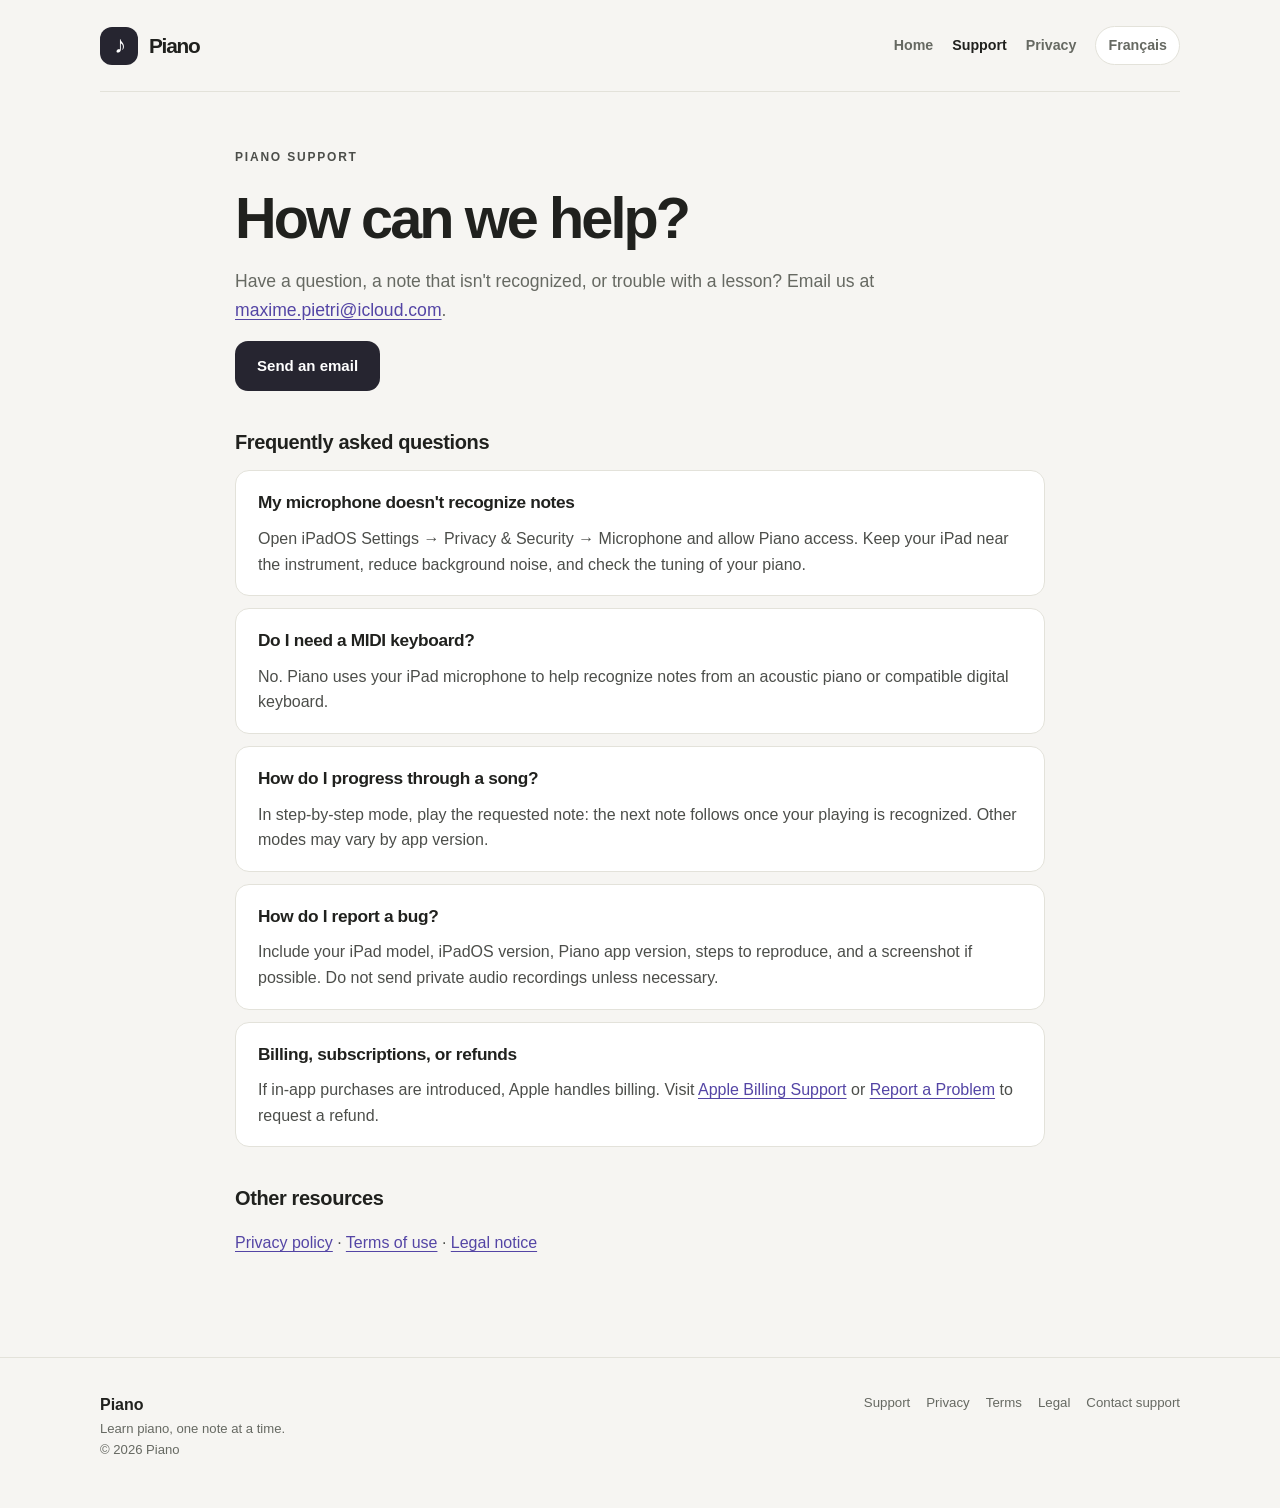
<file: piano/en/support.html>
<!doctype html><html lang="en"><head><meta charset="utf-8"><meta name="viewport" content="width=device-width,initial-scale=1"><meta name="theme-color" content="#f6f5f2"><meta name="description" content="Piano for iPad support: microphone, lessons, songs, and contact."><title>Help and Support · Piano</title><link rel="stylesheet" href="../styles.css"><link rel="canonical" href="https://maximousse2a.github.io/piano/en/support.html"><link rel="alternate" hreflang="fr" href="https://maximousse2a.github.io/piano/fr/support.html"><link rel="alternate" hreflang="en" href="https://maximousse2a.github.io/piano/en/support.html"></head><body><div class="wrap"><nav class="nav" aria-label="Main navigation"><a class="brand" href="index.html"><span class="logo" aria-hidden="true">♪</span><span>Piano</span></a><div class="menu"><a  href="index.html">Home</a><a aria-current="page" href="support.html">Support</a><a  href="privacy.html">Privacy</a><a class="lang" href="../fr/support.html" lang="fr">Français</a></div></nav></div><main class="wrap doc"><p class="eyebrow">Piano support</p><h1>How can we help?</h1><p class="intro">Have a question, a note that isn't recognized, or trouble with a lesson? Email us at <a href="mailto:maxime.pietri@icloud.com">maxime.pietri@icloud.com</a>.</p><a class="button" href="mailto:maxime.pietri@icloud.com?subject=Piano%20Support">Send an email</a><h2>Frequently asked questions</h2><div class="faq"><h2>My microphone doesn't recognize notes</h2><p>Open iPadOS Settings → Privacy &amp; Security → Microphone and allow Piano access. Keep your iPad near the instrument, reduce background noise, and check the tuning of your piano.</p></div><div class="faq"><h2>Do I need a MIDI keyboard?</h2><p>No. Piano uses your iPad microphone to help recognize notes from an acoustic piano or compatible digital keyboard.</p></div><div class="faq"><h2>How do I progress through a song?</h2><p>In step-by-step mode, play the requested note: the next note follows once your playing is recognized. Other modes may vary by app version.</p></div><div class="faq"><h2>How do I report a bug?</h2><p>Include your iPad model, iPadOS version, Piano app version, steps to reproduce, and a screenshot if possible. Do not send private audio recordings unless necessary.</p></div><div class="faq"><h2>Billing, subscriptions, or refunds</h2><p>If in-app purchases are introduced, Apple handles billing. Visit <a href="https://support.apple.com/billing">Apple Billing Support</a> or <a href="https://reportaproblem.apple.com/">Report a Problem</a> to request a refund.</p></div><h2>Other resources</h2><p><a href="privacy.html">Privacy policy</a> · <a href="terms.html">Terms of use</a> · <a href="legal.html">Legal notice</a></p></main><footer><div class="wrap footrow"><div><strong>Piano</strong><div class="small">Learn piano, one note at a time.</div><div class="small">© 2026 Piano</div></div><div class="footlinks"><a href="support.html">Support</a><a href="privacy.html">Privacy</a><a href="terms.html">Terms</a><a href="legal.html">Legal</a><a href="mailto:maxime.pietri@icloud.com">Contact support</a></div></div></footer></body></html>
</file>
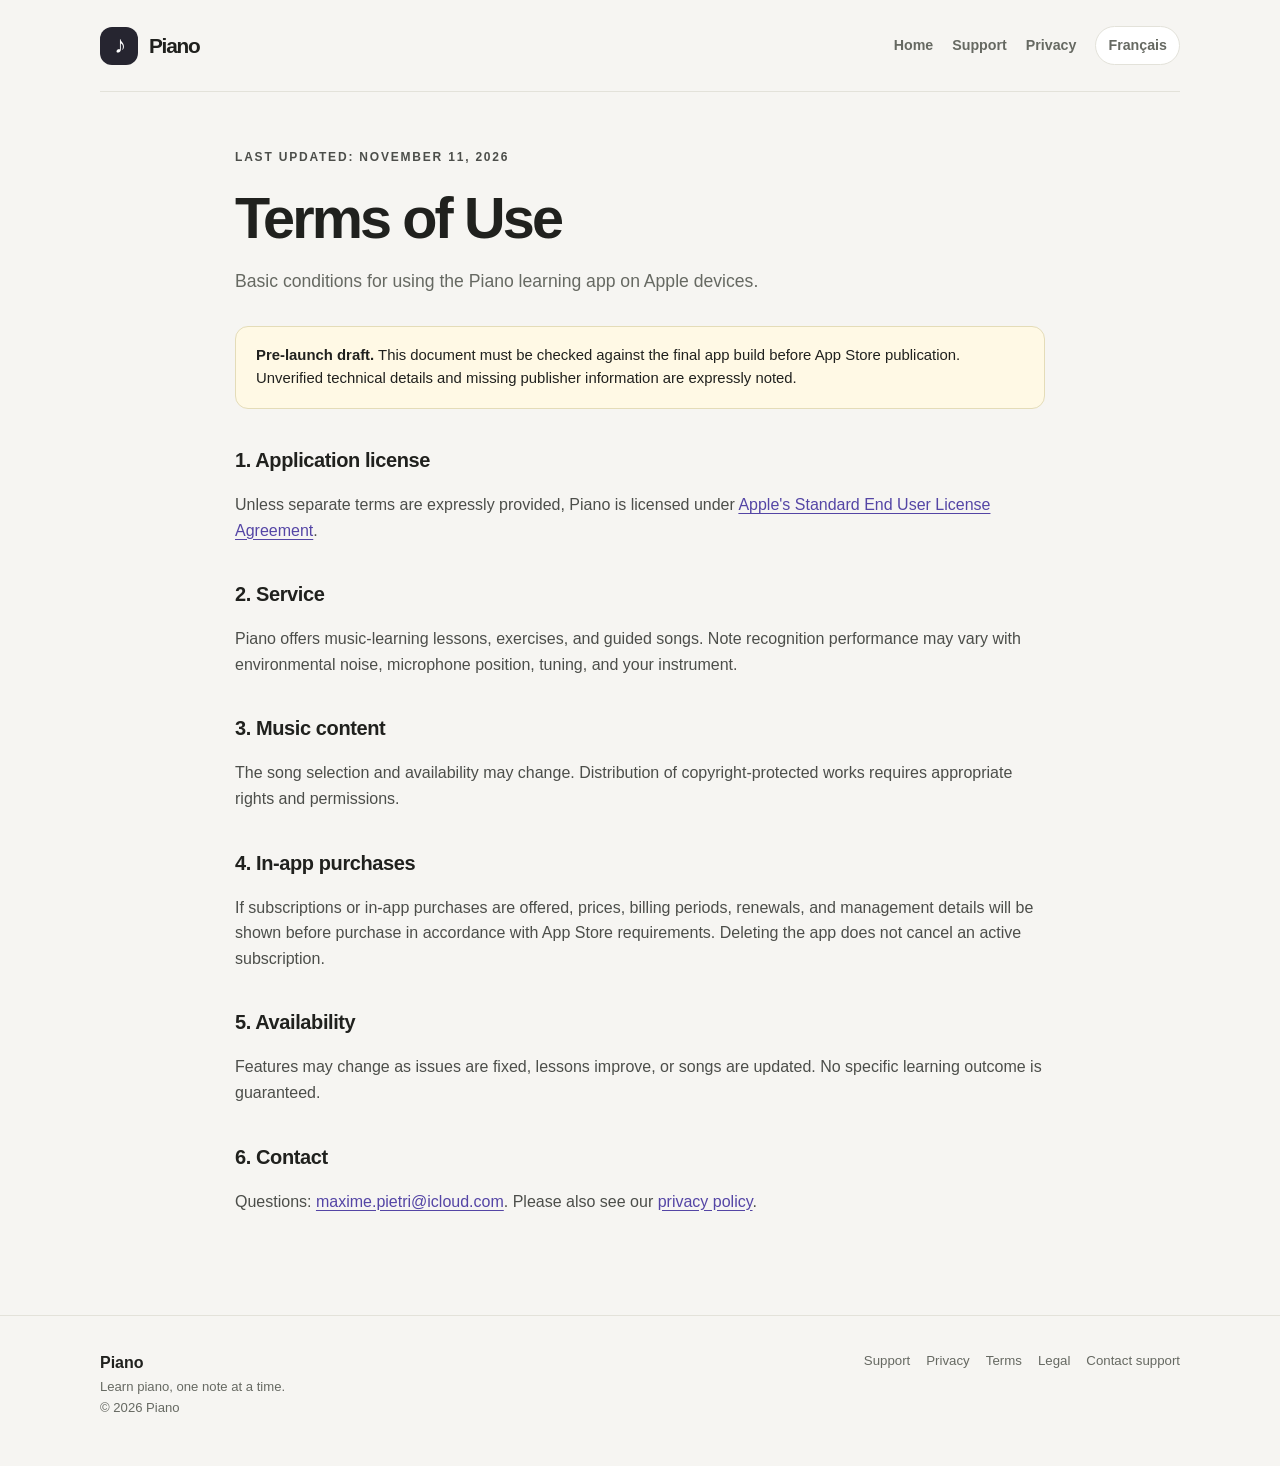
<file: piano/en/terms.html>
<!doctype html><html lang="en"><head><meta charset="utf-8"><meta name="viewport" content="width=device-width,initial-scale=1"><meta name="theme-color" content="#f6f5f2"><meta name="description" content="Terms of use for the Piano app."><title>Terms of Use · Piano</title><link rel="stylesheet" href="../styles.css"><link rel="canonical" href="https://maximousse2a.github.io/piano/en/terms.html"><link rel="alternate" hreflang="fr" href="https://maximousse2a.github.io/piano/fr/terms.html"><link rel="alternate" hreflang="en" href="https://maximousse2a.github.io/piano/en/terms.html"></head><body><div class="wrap"><nav class="nav" aria-label="Main navigation"><a class="brand" href="index.html"><span class="logo" aria-hidden="true">♪</span><span>Piano</span></a><div class="menu"><a  href="index.html">Home</a><a  href="support.html">Support</a><a  href="privacy.html">Privacy</a><a class="lang" href="../fr/terms.html" lang="fr">Français</a></div></nav></div><main class="wrap doc"><p class="eyebrow">Last updated: November 11, 2026</p><h1>Terms of Use</h1><p class="intro">Basic conditions for using the Piano learning app on Apple devices.</p><aside class="notice"><strong>Pre-launch draft.</strong> This document must be checked against the final app build before App Store publication. Unverified technical details and missing publisher information are expressly noted.</aside><h2>1. Application license</h2><p>Unless separate terms are expressly provided, Piano is licensed under <a href="https://www.apple.com/legal/internet-services/itunes/dev/stdeula/">Apple's Standard End User License Agreement</a>.</p><h2>2. Service</h2><p>Piano offers music-learning lessons, exercises, and guided songs. Note recognition performance may vary with environmental noise, microphone position, tuning, and your instrument.</p><h2>3. Music content</h2><p>The song selection and availability may change. Distribution of copyright-protected works requires appropriate rights and permissions.</p><h2>4. In-app purchases</h2><p>If subscriptions or in-app purchases are offered, prices, billing periods, renewals, and management details will be shown before purchase in accordance with App Store requirements. Deleting the app does not cancel an active subscription.</p><h2>5. Availability</h2><p>Features may change as issues are fixed, lessons improve, or songs are updated. No specific learning outcome is guaranteed.</p><h2>6. Contact</h2><p>Questions: <a href="mailto:maxime.pietri@icloud.com">maxime.pietri@icloud.com</a>. Please also see our <a href="privacy.html">privacy policy</a>.</p></main><footer><div class="wrap footrow"><div><strong>Piano</strong><div class="small">Learn piano, one note at a time.</div><div class="small">© 2026 Piano</div></div><div class="footlinks"><a href="support.html">Support</a><a href="privacy.html">Privacy</a><a href="terms.html">Terms</a><a href="legal.html">Legal</a><a href="mailto:maxime.pietri@icloud.com">Contact support</a></div></div></footer></body></html>
</file>
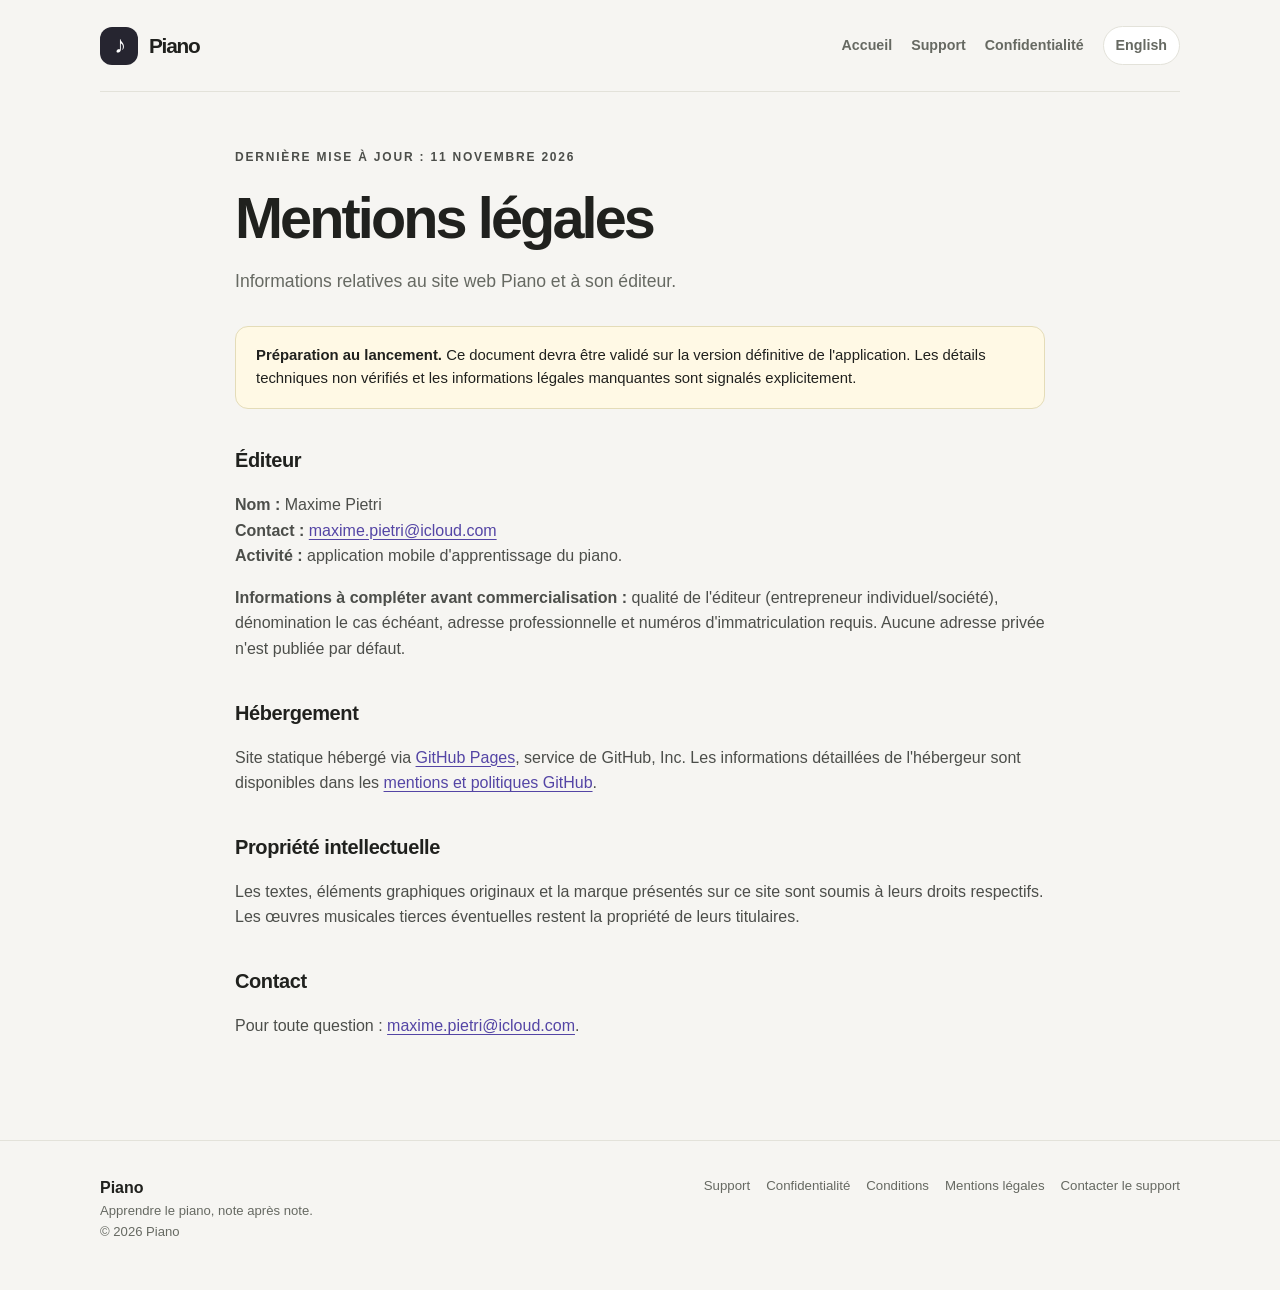
<file: piano/fr/legal.html>
<!doctype html><html lang="fr"><head><meta charset="utf-8"><meta name="viewport" content="width=device-width,initial-scale=1"><meta name="theme-color" content="#f6f5f2"><meta name="description" content="Mentions légales et éditeur du site Piano."><title>Mentions légales · Piano</title><link rel="stylesheet" href="../styles.css"><link rel="canonical" href="https://maximousse2a.github.io/piano/fr/legal.html"><link rel="alternate" hreflang="fr" href="https://maximousse2a.github.io/piano/fr/legal.html"><link rel="alternate" hreflang="en" href="https://maximousse2a.github.io/piano/en/legal.html"></head><body><div class="wrap"><nav class="nav" aria-label="Main navigation"><a class="brand" href="index.html"><span class="logo" aria-hidden="true">♪</span><span>Piano</span></a><div class="menu"><a  href="index.html">Accueil</a><a  href="support.html">Support</a><a  href="privacy.html">Confidentialité</a><a class="lang" href="../en/legal.html" lang="en">English</a></div></nav></div><main class="wrap doc"><p class="eyebrow">Dernière mise à jour : 11 novembre 2026</p><h1>Mentions légales</h1><p class="intro">Informations relatives au site web Piano et à son éditeur.</p><aside class="notice"><strong>Préparation au lancement.</strong> Ce document devra être validé sur la version définitive de l'application. Les détails techniques non vérifiés et les informations légales manquantes sont signalés explicitement.</aside><h2>Éditeur</h2><p><strong>Nom :</strong> Maxime Pietri<br><strong>Contact :</strong> <a href="mailto:maxime.pietri@icloud.com">maxime.pietri@icloud.com</a><br><strong>Activité :</strong> application mobile d'apprentissage du piano.</p><p><strong>Informations à compléter avant commercialisation :</strong> qualité de l'éditeur (entrepreneur individuel/société), dénomination le cas échéant, adresse professionnelle et numéros d'immatriculation requis. Aucune adresse privée n'est publiée par défaut.</p><h2>Hébergement</h2><p>Site statique hébergé via <a href="https://pages.github.com/">GitHub Pages</a>, service de GitHub, Inc. Les informations détaillées de l'hébergeur sont disponibles dans les <a href="https://docs.github.com/en/site-policy">mentions et politiques GitHub</a>.</p><h2>Propriété intellectuelle</h2><p>Les textes, éléments graphiques originaux et la marque présentés sur ce site sont soumis à leurs droits respectifs. Les œuvres musicales tierces éventuelles restent la propriété de leurs titulaires.</p><h2>Contact</h2><p>Pour toute question : <a href="mailto:maxime.pietri@icloud.com">maxime.pietri@icloud.com</a>.</p></main><footer><div class="wrap footrow"><div><strong>Piano</strong><div class="small">Apprendre le piano, note après note.</div><div class="small">© 2026 Piano</div></div><div class="footlinks"><a href="support.html">Support</a><a href="privacy.html">Confidentialité</a><a href="terms.html">Conditions</a><a href="legal.html">Mentions légales</a><a href="mailto:maxime.pietri@icloud.com">Contacter le support</a></div></div></footer></body></html>
</file>
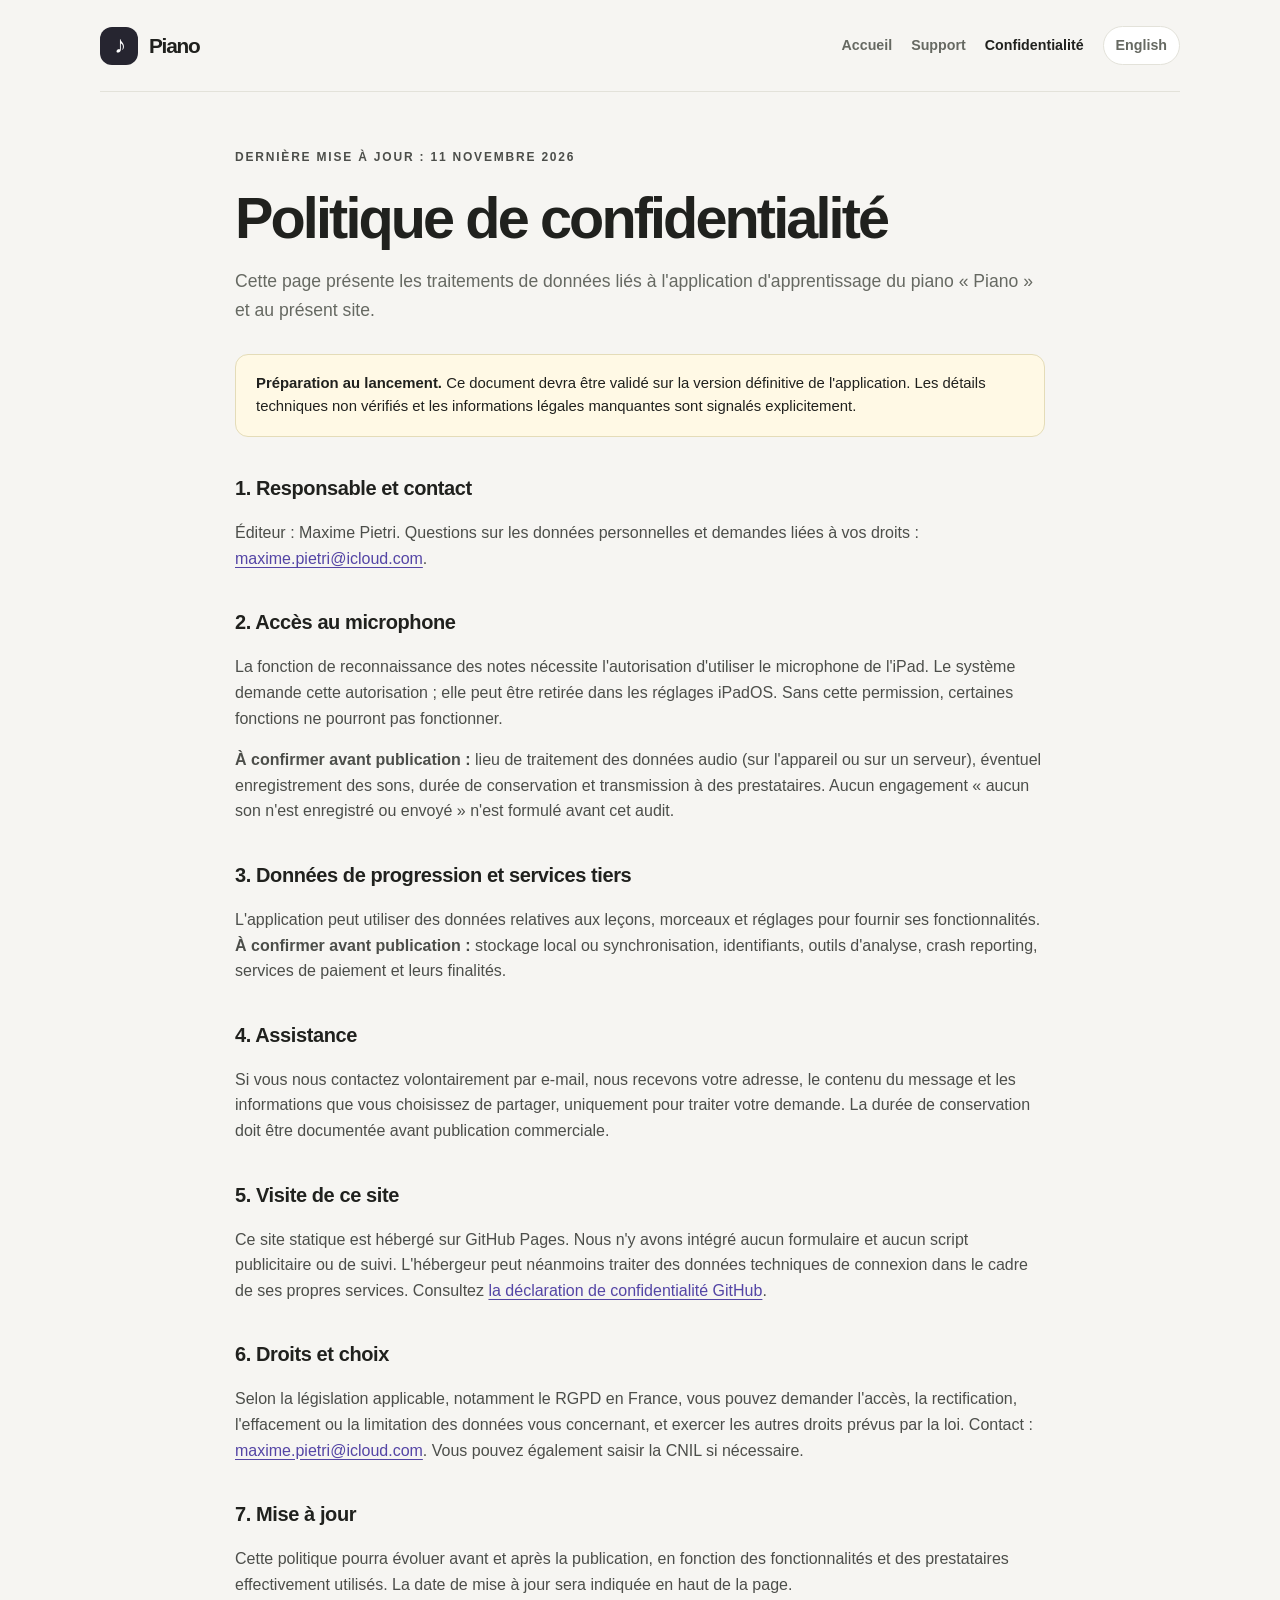
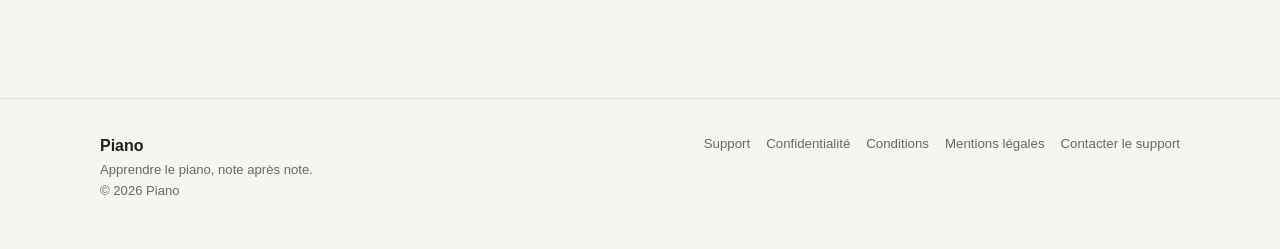
<file: piano/fr/privacy.html>
<!doctype html><html lang="fr"><head><meta charset="utf-8"><meta name="viewport" content="width=device-width,initial-scale=1"><meta name="theme-color" content="#f6f5f2"><meta name="description" content="Politique de confidentialité de Piano pour iPad."><title>Politique de confidentialité · Piano</title><link rel="stylesheet" href="../styles.css"><link rel="canonical" href="https://maximousse2a.github.io/piano/fr/privacy.html"><link rel="alternate" hreflang="fr" href="https://maximousse2a.github.io/piano/fr/privacy.html"><link rel="alternate" hreflang="en" href="https://maximousse2a.github.io/piano/en/privacy.html"></head><body><div class="wrap"><nav class="nav" aria-label="Main navigation"><a class="brand" href="index.html"><span class="logo" aria-hidden="true">♪</span><span>Piano</span></a><div class="menu"><a  href="index.html">Accueil</a><a  href="support.html">Support</a><a aria-current="page" href="privacy.html">Confidentialité</a><a class="lang" href="../en/privacy.html" lang="en">English</a></div></nav></div><main class="wrap doc"><p class="eyebrow">Dernière mise à jour : 11 novembre 2026</p><h1>Politique de confidentialité</h1><p class="intro">Cette page présente les traitements de données liés à l'application d'apprentissage du piano « Piano » et au présent site.</p><aside class="notice"><strong>Préparation au lancement.</strong> Ce document devra être validé sur la version définitive de l'application. Les détails techniques non vérifiés et les informations légales manquantes sont signalés explicitement.</aside><h2>1. Responsable et contact</h2><p>Éditeur : Maxime Pietri. Questions sur les données personnelles et demandes liées à vos droits : <a href="mailto:maxime.pietri@icloud.com">maxime.pietri@icloud.com</a>.</p><h2>2. Accès au microphone</h2><p>La fonction de reconnaissance des notes nécessite l'autorisation d'utiliser le microphone de l'iPad. Le système demande cette autorisation ; elle peut être retirée dans les réglages iPadOS. Sans cette permission, certaines fonctions ne pourront pas fonctionner.</p><p><strong>À confirmer avant publication :</strong> lieu de traitement des données audio (sur l'appareil ou sur un serveur), éventuel enregistrement des sons, durée de conservation et transmission à des prestataires. Aucun engagement « aucun son n'est enregistré ou envoyé » n'est formulé avant cet audit.</p><h2>3. Données de progression et services tiers</h2><p>L'application peut utiliser des données relatives aux leçons, morceaux et réglages pour fournir ses fonctionnalités. <strong>À confirmer avant publication :</strong> stockage local ou synchronisation, identifiants, outils d'analyse, crash reporting, services de paiement et leurs finalités.</p><h2>4. Assistance</h2><p>Si vous nous contactez volontairement par e-mail, nous recevons votre adresse, le contenu du message et les informations que vous choisissez de partager, uniquement pour traiter votre demande. La durée de conservation doit être documentée avant publication commerciale.</p><h2>5. Visite de ce site</h2><p>Ce site statique est hébergé sur GitHub Pages. Nous n'y avons intégré aucun formulaire et aucun script publicitaire ou de suivi. L'hébergeur peut néanmoins traiter des données techniques de connexion dans le cadre de ses propres services. Consultez <a href="https://docs.github.com/en/site-policy/privacy-policies/github-general-privacy-statement">la déclaration de confidentialité GitHub</a>.</p><h2>6. Droits et choix</h2><p>Selon la législation applicable, notamment le RGPD en France, vous pouvez demander l'accès, la rectification, l'effacement ou la limitation des données vous concernant, et exercer les autres droits prévus par la loi. Contact : <a href="mailto:maxime.pietri@icloud.com">maxime.pietri@icloud.com</a>. Vous pouvez également saisir la CNIL si nécessaire.</p><h2>7. Mise à jour</h2><p>Cette politique pourra évoluer avant et après la publication, en fonction des fonctionnalités et des prestataires effectivement utilisés. La date de mise à jour sera indiquée en haut de la page.</p></main><footer><div class="wrap footrow"><div><strong>Piano</strong><div class="small">Apprendre le piano, note après note.</div><div class="small">© 2026 Piano</div></div><div class="footlinks"><a href="support.html">Support</a><a href="privacy.html">Confidentialité</a><a href="terms.html">Conditions</a><a href="legal.html">Mentions légales</a><a href="mailto:maxime.pietri@icloud.com">Contacter le support</a></div></div></footer></body></html>
</file>
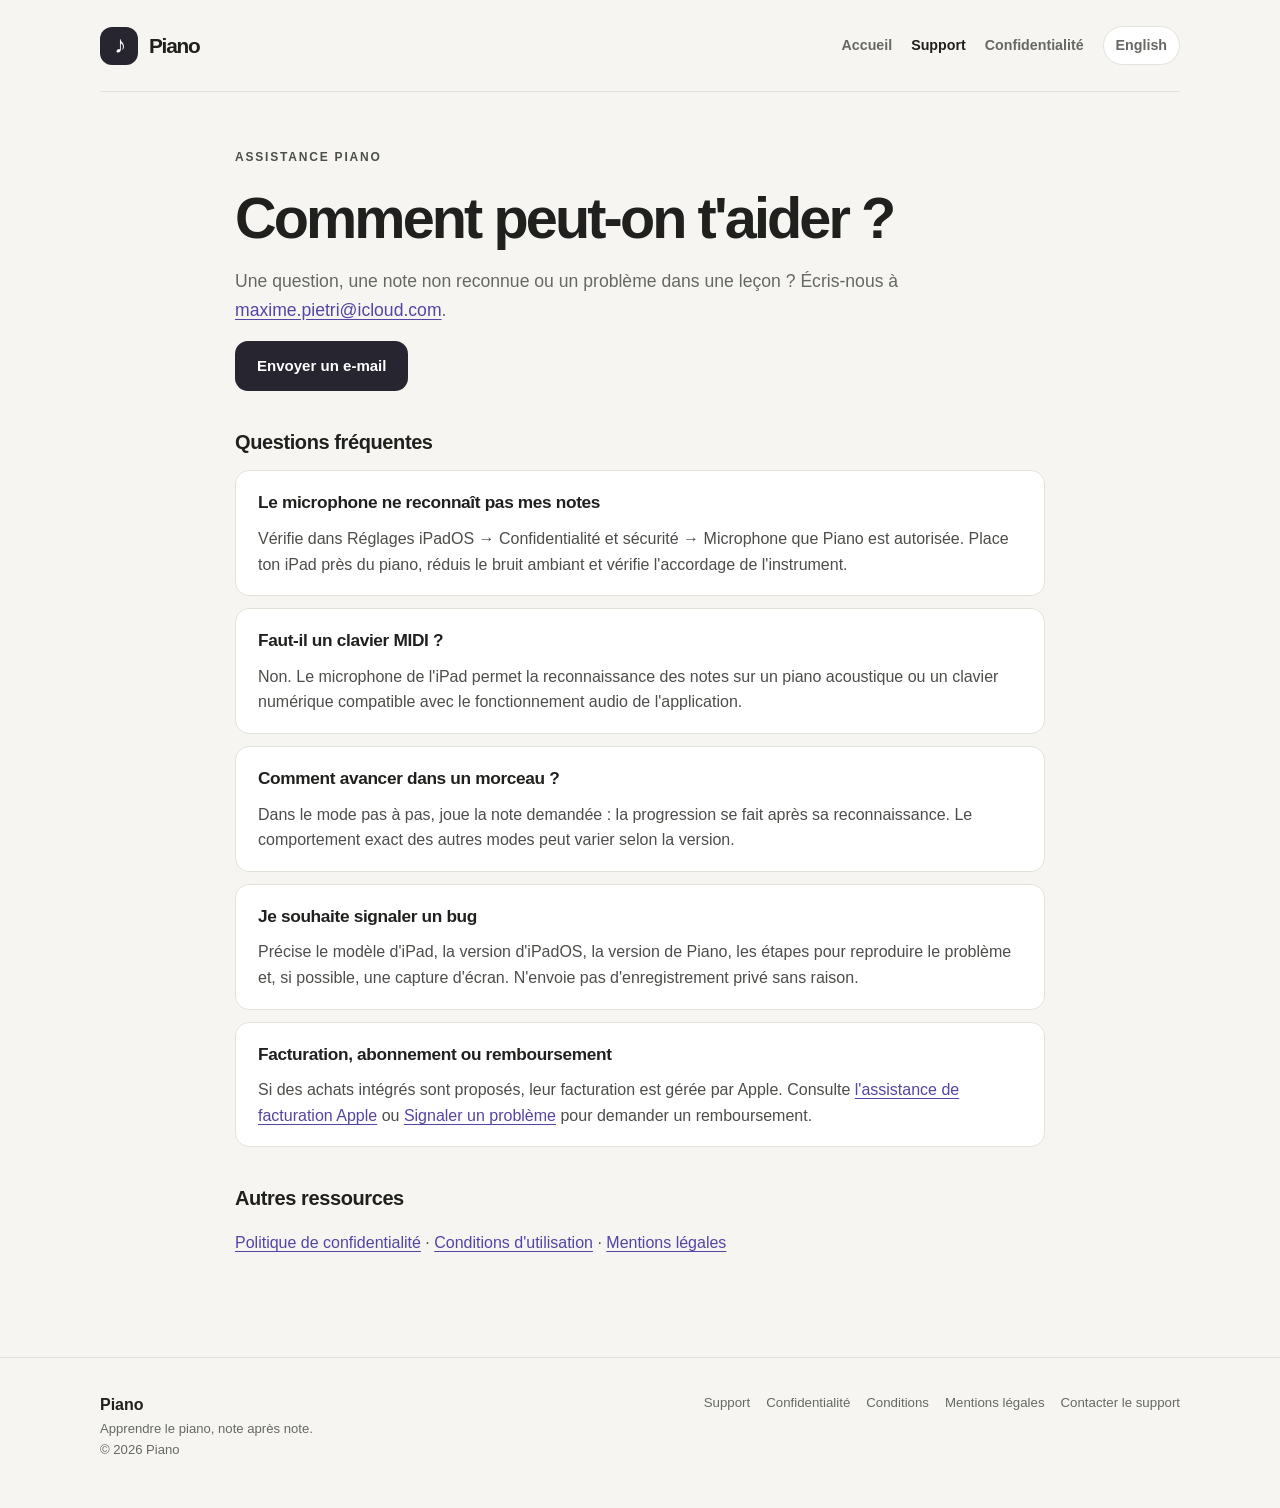
<file: piano/fr/support.html>
<!doctype html><html lang="fr"><head><meta charset="utf-8"><meta name="viewport" content="width=device-width,initial-scale=1"><meta name="theme-color" content="#f6f5f2"><meta name="description" content="Aide et support de Piano pour iPad : microphone, leçons, morceaux et contact."><title>Support et aide · Piano</title><link rel="stylesheet" href="../styles.css"><link rel="canonical" href="https://maximousse2a.github.io/piano/fr/support.html"><link rel="alternate" hreflang="fr" href="https://maximousse2a.github.io/piano/fr/support.html"><link rel="alternate" hreflang="en" href="https://maximousse2a.github.io/piano/en/support.html"></head><body><div class="wrap"><nav class="nav" aria-label="Main navigation"><a class="brand" href="index.html"><span class="logo" aria-hidden="true">♪</span><span>Piano</span></a><div class="menu"><a  href="index.html">Accueil</a><a aria-current="page" href="support.html">Support</a><a  href="privacy.html">Confidentialité</a><a class="lang" href="../en/support.html" lang="en">English</a></div></nav></div><main class="wrap doc"><p class="eyebrow">Assistance Piano</p><h1>Comment peut-on t'aider ?</h1><p class="intro">Une question, une note non reconnue ou un problème dans une leçon ? Écris-nous à <a href="mailto:maxime.pietri@icloud.com">maxime.pietri@icloud.com</a>.</p><a class="button" href="mailto:maxime.pietri@icloud.com?subject=Support%20Piano">Envoyer un e-mail</a><h2>Questions fréquentes</h2><div class="faq"><h2>Le microphone ne reconnaît pas mes notes</h2><p>Vérifie dans Réglages iPadOS → Confidentialité et sécurité → Microphone que Piano est autorisée. Place ton iPad près du piano, réduis le bruit ambiant et vérifie l'accordage de l'instrument.</p></div><div class="faq"><h2>Faut-il un clavier MIDI ?</h2><p>Non. Le microphone de l'iPad permet la reconnaissance des notes sur un piano acoustique ou un clavier numérique compatible avec le fonctionnement audio de l'application.</p></div><div class="faq"><h2>Comment avancer dans un morceau ?</h2><p>Dans le mode pas à pas, joue la note demandée : la progression se fait après sa reconnaissance. Le comportement exact des autres modes peut varier selon la version.</p></div><div class="faq"><h2>Je souhaite signaler un bug</h2><p>Précise le modèle d'iPad, la version d'iPadOS, la version de Piano, les étapes pour reproduire le problème et, si possible, une capture d'écran. N'envoie pas d'enregistrement privé sans raison.</p></div><div class="faq"><h2>Facturation, abonnement ou remboursement</h2><p>Si des achats intégrés sont proposés, leur facturation est gérée par Apple. Consulte <a href="https://support.apple.com/fr-fr/billing">l'assistance de facturation Apple</a> ou <a href="https://reportaproblem.apple.com/">Signaler un problème</a> pour demander un remboursement.</p></div><h2>Autres ressources</h2><p><a href="privacy.html">Politique de confidentialité</a> · <a href="terms.html">Conditions d'utilisation</a> · <a href="legal.html">Mentions légales</a></p></main><footer><div class="wrap footrow"><div><strong>Piano</strong><div class="small">Apprendre le piano, note après note.</div><div class="small">© 2026 Piano</div></div><div class="footlinks"><a href="support.html">Support</a><a href="privacy.html">Confidentialité</a><a href="terms.html">Conditions</a><a href="legal.html">Mentions légales</a><a href="mailto:maxime.pietri@icloud.com">Contacter le support</a></div></div></footer></body></html>
</file>
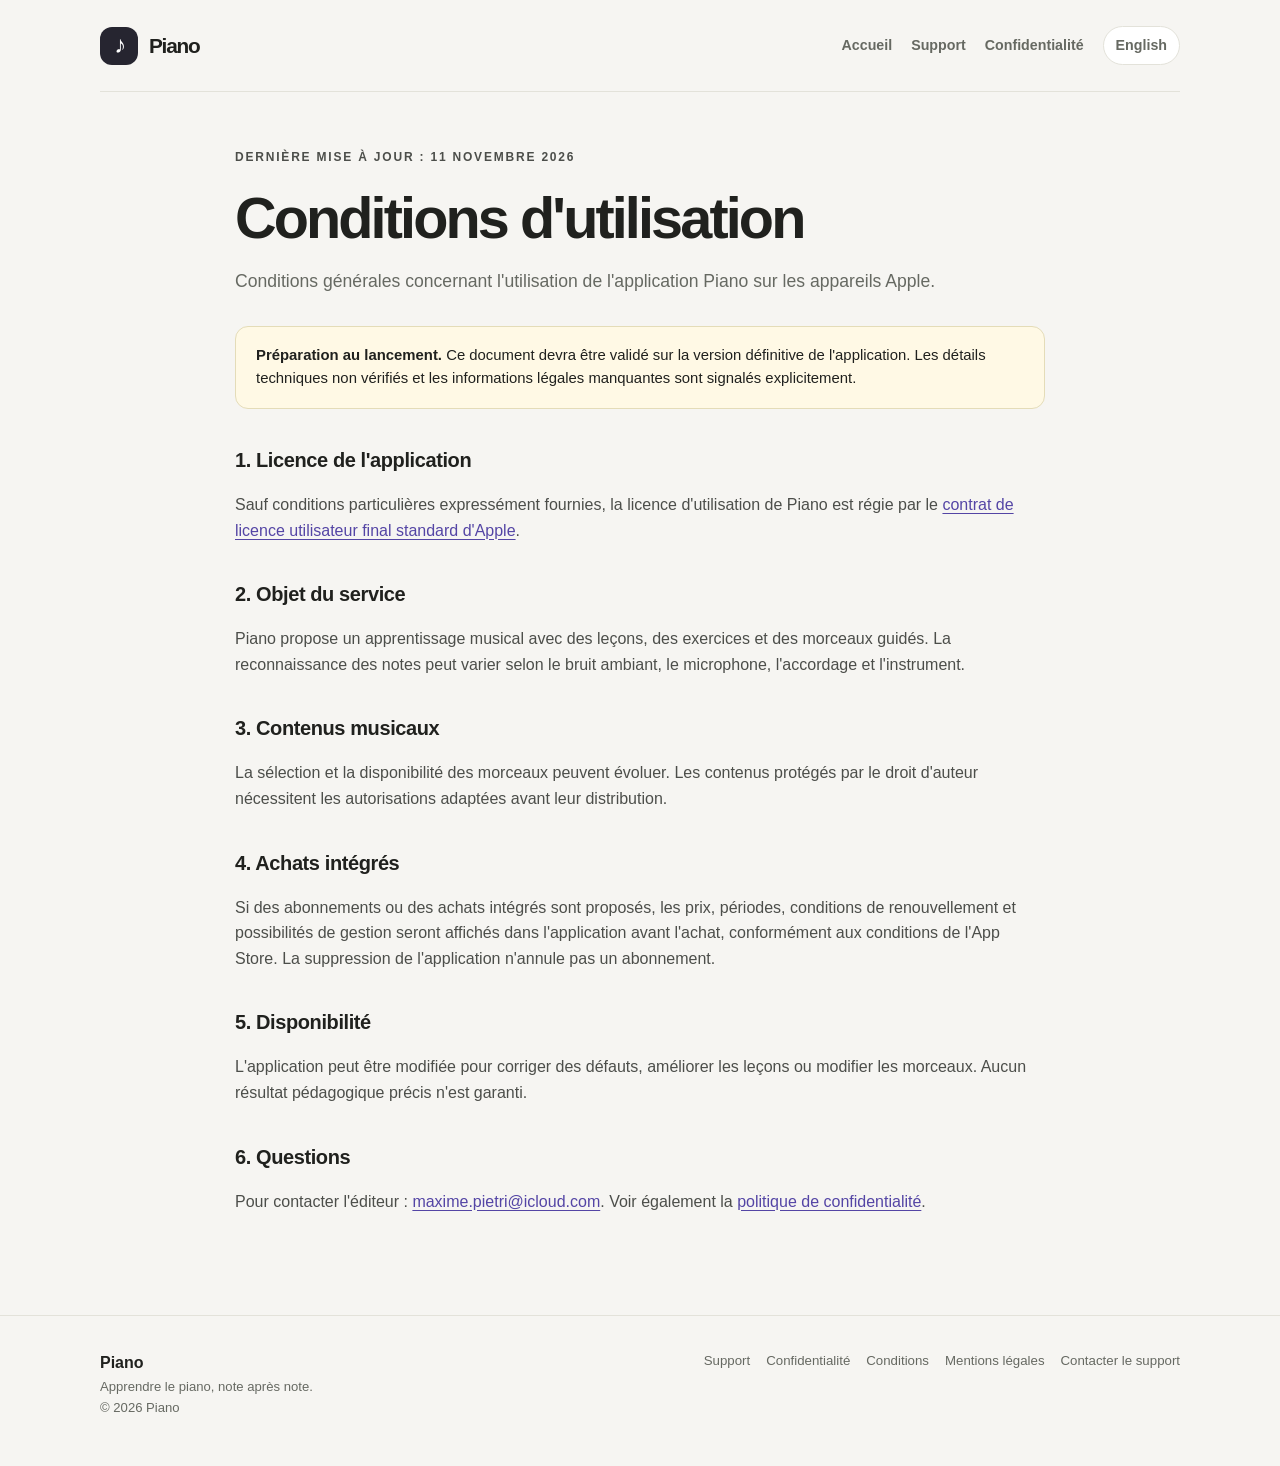
<file: piano/fr/terms.html>
<!doctype html><html lang="fr"><head><meta charset="utf-8"><meta name="viewport" content="width=device-width,initial-scale=1"><meta name="theme-color" content="#f6f5f2"><meta name="description" content="Conditions d'utilisation de l'application Piano."><title>Conditions d'utilisation · Piano</title><link rel="stylesheet" href="../styles.css"><link rel="canonical" href="https://maximousse2a.github.io/piano/fr/terms.html"><link rel="alternate" hreflang="fr" href="https://maximousse2a.github.io/piano/fr/terms.html"><link rel="alternate" hreflang="en" href="https://maximousse2a.github.io/piano/en/terms.html"></head><body><div class="wrap"><nav class="nav" aria-label="Main navigation"><a class="brand" href="index.html"><span class="logo" aria-hidden="true">♪</span><span>Piano</span></a><div class="menu"><a  href="index.html">Accueil</a><a  href="support.html">Support</a><a  href="privacy.html">Confidentialité</a><a class="lang" href="../en/terms.html" lang="en">English</a></div></nav></div><main class="wrap doc"><p class="eyebrow">Dernière mise à jour : 11 novembre 2026</p><h1>Conditions d'utilisation</h1><p class="intro">Conditions générales concernant l'utilisation de l'application Piano sur les appareils Apple.</p><aside class="notice"><strong>Préparation au lancement.</strong> Ce document devra être validé sur la version définitive de l'application. Les détails techniques non vérifiés et les informations légales manquantes sont signalés explicitement.</aside><h2>1. Licence de l'application</h2><p>Sauf conditions particulières expressément fournies, la licence d'utilisation de Piano est régie par le <a href="https://www.apple.com/legal/internet-services/itunes/dev/stdeula/">contrat de licence utilisateur final standard d'Apple</a>.</p><h2>2. Objet du service</h2><p>Piano propose un apprentissage musical avec des leçons, des exercices et des morceaux guidés. La reconnaissance des notes peut varier selon le bruit ambiant, le microphone, l'accordage et l'instrument.</p><h2>3. Contenus musicaux</h2><p>La sélection et la disponibilité des morceaux peuvent évoluer. Les contenus protégés par le droit d'auteur nécessitent les autorisations adaptées avant leur distribution.</p><h2>4. Achats intégrés</h2><p>Si des abonnements ou des achats intégrés sont proposés, les prix, périodes, conditions de renouvellement et possibilités de gestion seront affichés dans l'application avant l'achat, conformément aux conditions de l'App Store. La suppression de l'application n'annule pas un abonnement.</p><h2>5. Disponibilité</h2><p>L'application peut être modifiée pour corriger des défauts, améliorer les leçons ou modifier les morceaux. Aucun résultat pédagogique précis n'est garanti.</p><h2>6. Questions</h2><p>Pour contacter l'éditeur : <a href="mailto:maxime.pietri@icloud.com">maxime.pietri@icloud.com</a>. Voir également la <a href="privacy.html">politique de confidentialité</a>.</p></main><footer><div class="wrap footrow"><div><strong>Piano</strong><div class="small">Apprendre le piano, note après note.</div><div class="small">© 2026 Piano</div></div><div class="footlinks"><a href="support.html">Support</a><a href="privacy.html">Confidentialité</a><a href="terms.html">Conditions</a><a href="legal.html">Mentions légales</a><a href="mailto:maxime.pietri@icloud.com">Contacter le support</a></div></div></footer></body></html>
</file>
<file: piano/marketing.css>
/* Independent marketing theme: legal and support pages keep styles.css */
body.marketing{--bg:#101116;--panel:#1c1d25;--line:#34343d;--copy:#f6f6f2;--muted:#b1b0bc;--lilac:#ccb8ff;--lime:#d8f4ab;background:var(--bg);color:var(--copy);font-family:-apple-system,BlinkMacSystemFont,"SF Pro Display",Inter,Arial,sans-serif;overflow-x:hidden}
.marketing *{box-sizing:border-box}.marketing a{color:inherit}.marketing button{font:inherit}.marketing ::selection{background:#d8f4ab;color:#161619}
.m-container{max-width:1280px;width:calc(100% - 90px);margin:auto}.m-header{position:relative;z-index:10;border-bottom:1px solid #ffffff16}.m-nav{height:88px;display:flex;align-items:center;justify-content:space-between;gap:24px}.m-brand{display:flex;align-items:center;gap:11px;font-size:25px;font-weight:850;letter-spacing:-.065em;text-decoration:none}.m-brand .symbol{display:grid;place-items:center;width:43px;height:43px;background:var(--lime);color:#24252a;border-radius:14px;font-size:29px;transform:rotate(-9deg)}.m-navlinks{display:flex;align-items:center;gap:29px}.m-navlinks a{text-decoration:none;color:#bdbbc7;font-size:13px;font-weight:680;transition:color .2s}.m-navlinks a:hover{color:var(--lime)}.m-navlinks .m-lang{border:1px solid #ffffff38;color:white;border-radius:999px;padding:9px 15px}
.m-hero{position:relative;isolation:isolate;padding:85px 0 72px;overflow:hidden}.m-hero:before{content:"";z-index:-1;position:absolute;inset:0;background:radial-gradient(ellipse 40% 48% at 76% 45%,#7c5ed12d,transparent 76%),radial-gradient(ellipse 36% 25% at 35% 95%,#d8f4ab0e,transparent 90%);pointer-events:none}.m-hero-grid{display:grid;grid-template-columns:.87fr 1.13fr;gap:25px;align-items:center;min-height:585px}.m-hero-text{position:relative;z-index:5}.m-eyebrow{font-size:12px;text-transform:uppercase;letter-spacing:.15em;font-weight:780;color:var(--lime);display:flex;gap:12px;align-items:center;margin:0 0 24px}.m-eyebrow:before{content:"";width:26px;height:1px;background:currentColor}.m-hero h1{font-size:clamp(60px,6.6vw,104px);font-weight:780;letter-spacing:-.087em;line-height:.99;margin:0 0 28px}.m-hero h1 em,.m-section h2 em{font-style:normal;color:var(--lilac)}.m-description{font-size:clamp(17px,1.7vw,20px);line-height:1.6;max-width:475px;color:var(--muted);margin:0}.m-buttons{display:flex;flex-wrap:wrap;gap:10px;margin:34px 0 21px}.m-btn{min-height:52px;display:inline-flex;align-items:center;gap:14px;padding:14px 22px;text-decoration:none;font-weight:780;border-radius:14px;font-size:14px;transition:transform .24s,background .24s,box-shadow .24s}.m-btn:hover{transform:translateY(-3px)}.m-btn:focus-visible,.m-whitekey:focus-visible{outline:3px solid var(--lilac);outline-offset:3px}.m-btn.primary{background:var(--lime);color:#17201b;box-shadow:0 13px 34px #bce68920}.m-btn.primary:hover{background:#e6ffc1;box-shadow:0 13px 44px #bce68940}.m-btn.secondary{border:1px solid #ffffff39;color:#eee;background:#ffffff09}.m-btn.secondary:hover{background:#ffffff16}.m-small-status{font-size:12px;color:#9a9aa7;display:flex;align-items:center;gap:10px}.m-small-status:before{content:"";height:7px;width:7px;border-radius:50%;background:var(--lime);box-shadow:0 0 0 4px #d8f4ab18}
.m-scene{position:relative;display:flex;justify-content:center;align-items:center;min-height:545px;perspective:1100px}.m-orbit{position:absolute;width:630px;max-width:110%;aspect-ratio:1;border:1px solid #e0d5ff21;border-radius:50%;background:radial-gradient(circle,#ab8aea22 0%,transparent 66%);animation:breath 7s ease-in-out infinite}.m-orbit:after{content:"";position:absolute;inset:55px;border-radius:50%;border:1px dashed #e0d5ff20}.m-star{position:absolute;font-size:28px;color:var(--lilac);animation:float 6s ease-in-out infinite}.m-star.a{top:28px;right:42px}.m-star.b{bottom:25px;left:40px;animation-delay:-3s;color:var(--lime)}
.m-ipad{width:min(100%,655px);aspect-ratio:1.43;position:relative;z-index:2;background:linear-gradient(150deg,#4a4753,#14131a 43%,#494653);border:1px solid #6c6875;padding:14px;border-radius:34px;box-shadow:0 40px 80px #0009,0 0 0 2px #08080b;transform:rotate(-8deg) rotateY(-9deg);animation:device 8s ease-in-out infinite}.m-ipad:before{content:"";position:absolute;left:5px;top:50%;width:5px;height:5px;border-radius:50%;background:#75717f}.m-ipad-inside{height:100%;display:flex;flex-direction:column;background:#f6f4fb;color:#262339;border-radius:22px;overflow:hidden}.m-ipad-head{height:63px;display:flex;align-items:center;justify-content:space-between;gap:9px;padding:12px 20px 6px}.m-ipad-head strong{letter-spacing:-.06em;font-size:16px}.m-ipad-head span{font-size:11px;color:#79728e;font-weight:690}.m-ipad-dots{display:flex;gap:4px}.m-ipad-dots i{width:5px;height:5px;background:#d4cfe3;border-radius:50%}.m-ipad-dots i:first-child{background:#9e7ee2}.m-progress{height:5px;background:#e6e0ed;margin:0 20px;border-radius:99px;overflow:hidden}.m-progress i{display:block;width:38%;height:100%;background:#9f80e5}
.m-stage{flex:1;position:relative;overflow:hidden;background:repeating-linear-gradient(to bottom,transparent 0,transparent 37px,#6f57a810 38px,transparent 39px)}.m-stage:before{content:"";position:absolute;inset:0;background:linear-gradient(#f6f4fb 0%,transparent 25%,transparent 72%,#f6f4fb 100%)}.m-falling{position:absolute;top:-80px;left:var(--x);width:43px;height:75px;background:linear-gradient(135deg,#bb9aff,#7a58c4);color:white;border-radius:12px;display:grid;place-items:center;font-size:15px;font-weight:850;box-shadow:0 10px 24px #8458ce66;animation:fall 5.9s linear infinite;animation-delay:var(--delay)}.m-falling:nth-of-type(2n){background:linear-gradient(135deg,#daaaf9,#ae80e1)}.m-feedback{position:absolute;top:17px;right:17px;border-radius:100px;padding:7px 11px;background:white;border:1px solid #e5e0ee;display:flex;align-items:center;gap:8px;color:#675e7f;font-weight:780;font-size:11px;box-shadow:0 6px 18px #34255c18}.m-feedback:before{content:"";width:7px;height:7px;border-radius:50%;background:#96c87b;box-shadow:0 0 0 3px #e6f5dc}
.m-keys{height:104px;background:#25232d;display:grid;grid-template-columns:repeat(8,1fr);gap:2px;padding:0 13px 13px}.m-whitekey{border:0;position:relative;background:linear-gradient(180deg,#fff,#e6e2ec);color:#8c8597;border-radius:0 0 7px 7px;cursor:pointer;font-size:12px;font-weight:790;padding:0 0 12px;display:flex;align-items:flex-end;justify-content:center;box-shadow:inset 0 -5px 0 #aca3b72a;transition:background .16s,transform .16s}.m-whitekey:hover,.m-whitekey.is-playing{background:#d8f4ab;color:#314d28;transform:translateY(2px)}.m-whitekey[data-black=true]:before{content:"";pointer-events:none;position:absolute;top:0;right:-32%;width:64%;height:60%;border-radius:0 0 5px 5px;z-index:3;background:linear-gradient(120deg,#373540,#111017);box-shadow:1px 4px 8px #0005}
.m-floatcard{position:absolute;z-index:3;display:flex;align-items:center;gap:11px;padding:14px 17px;border:1px solid #ffffff99;background:#fffffff0;color:#292433;backdrop-filter:blur(12px);border-radius:17px;box-shadow:0 18px 42px #0004;animation:float 6s ease-in-out infinite}.m-floatcard strong{font-size:13px;letter-spacing:-.025em;display:block}.m-floatcard small{font-size:11px;color:#827c91;display:block}.m-floatcard .m-ficon{background:#e1f4d5;color:#3f6136;width:35px;height:35px;border-radius:11px;display:grid;place-items:center;font-size:21px}.m-floatcard.one{bottom:30px;left:-4px}.m-floatcard.two{top:39px;right:-8px;animation-delay:-2.5s}.m-floatcard.two .m-ficon{background:#ede4ff;color:#8161c0}.m-illustration-label{position:absolute;z-index:2;bottom:-8px;right:8px;font-size:11px;color:#9b98aa}
.m-strip{border-block:1px solid #ffffff1f;padding:24px 0}.m-strip .m-container{display:flex;align-items:center;justify-content:space-between;gap:18px}.m-strip p{margin:0;text-transform:uppercase;font-size:12px;letter-spacing:.11em;font-weight:740;color:#b8b7c4}.m-strip p span{font-size:19px;color:var(--lime);margin-right:12px}
.m-section{padding:115px 0 80px}.m-section-head{display:grid;grid-template-columns:1.05fr .95fr;align-items:end;gap:60px;margin-bottom:40px}.m-section h2{font-size:clamp(45px,5.4vw,72px);letter-spacing:-.075em;line-height:1.07;font-weight:760;margin:0}.m-section-head>p{margin:0 0 6px;color:#aeacb9;font-size:18px;line-height:1.55;max-width:430px}
.m-grid{display:grid;grid-template-columns:repeat(3,1fr);gap:16px}.m-feature{min-height:495px;border-radius:25px;padding:28px;border:1px solid #ffffff26;display:flex;flex-direction:column;justify-content:space-between;overflow:hidden;transition:transform .3s,border-color .3s}.m-feature:hover{transform:translateY(-7px);border-color:#d8f4ab80}.m-feature.purple{background:#cbb9ff;color:#211a37}.m-feature.lime{background:#d6f1b4;color:#273720}.m-feature.night{background:#23232f;color:#f2f1f9}.m-tag{align-self:flex-start;border:1px solid currentColor;opacity:.66;border-radius:99px;padding:5px 10px;font-size:10px;letter-spacing:.12em;font-weight:770}.m-visual{height:200px;display:flex;align-items:center;justify-content:center;position:relative}.m-feature h3{font-size:clamp(27px,2.6vw,36px);letter-spacing:-.06em;line-height:1.1;margin:12px 0}.m-feature p{opacity:.75;font-size:14px;line-height:1.65;margin:0;max-width:300px}
.m-wave{display:flex;gap:8px;align-items:center;height:150px}.m-wave i{height:var(--h);width:11px;background:#594399;border-radius:99px;animation:wave 1.7s ease-in-out infinite;animation-delay:var(--d)}.m-wave-label{position:absolute;bottom:-2px;border-radius:99px;padding:7px 12px;background:#4e3c7724;font-size:12px;font-weight:780}
.m-lesson-preview{width:100%;max-width:300px;background:#fbfff7;border-radius:20px;padding:23px;box-shadow:0 16px 28px #24481918}.m-lesson-top{display:flex;justify-content:space-between;font-size:12px;font-weight:760}.m-lesson-top span{color:#65874e}.m-lesson-meter{height:7px;background:#e6eed9;border-radius:99px;margin:17px 0 27px;overflow:hidden}.m-lesson-meter i{display:block;height:100%;width:60%;background:#88bd62;border-radius:inherit}.m-lesson-notes{display:flex;align-items:end;gap:7px}.m-lesson-notes b{flex:1;height:60px;border-radius:9px;background:#e6f0d6;color:#648555;font-size:12px;display:grid;place-items:center}.m-lesson-notes b:nth-child(2){height:89px;background:#97cb7a;color:#315126}.m-lesson-notes b:nth-child(3){height:76px}
.m-tracklist{display:flex;flex-direction:column;gap:9px;transform:rotate(-7deg);width:100%}.m-track{display:flex;gap:11px;align-items:center;padding:13px;background:#32313f;border:1px solid #ffffff1c;border-radius:15px}.m-track-icon{width:40px;height:40px;display:grid;place-items:center;border-radius:10px;background:#5a4c78;font-size:21px}.m-track:nth-child(2) .m-track-icon{background:#4f644d}.m-track:nth-child(3) .m-track-icon{background:#755466}.m-track strong{display:block;font-size:13px}.m-track small{display:block;color:#b0aebe;font-size:11px}.m-track>span:last-child{margin-left:auto;font-size:22px;color:#d8f4ab}
.m-how{padding:100px 0 125px}.m-how-top{display:flex;justify-content:space-between;align-items:end;gap:40px;margin-bottom:45px}.m-how-top>p{max-width:340px;font-size:17px;color:#aaaab7}.m-steps{display:grid;grid-template-columns:repeat(3,1fr);gap:22px}.m-step{border-block:1px solid #ffffff3a;padding:28px 15px}.m-step-number{color:var(--lime);font-size:14px;font-weight:850;margin-bottom:43px}.m-step h3{font-size:23px;line-height:1.2;letter-spacing:-.045em;margin:0 0 12px}.m-step p{color:#adacb9;font-size:14px;line-height:1.6;max-width:310px;margin:0}
.m-final{position:relative;overflow:hidden;background:#d8f4ab;color:#1d2919;padding:78px 85px;border-radius:34px;min-height:365px;margin:0 auto 100px}.m-final:after{content:"♪";position:absolute;right:-35px;bottom:-260px;font-size:500px;color:#b8e58b;transform:rotate(7deg);pointer-events:none;line-height:1}.m-final-content{position:relative;z-index:1}.m-final h2{font-size:clamp(48px,6vw,76px);line-height:1.07;letter-spacing:-.075em;margin:0}.m-final p{font-size:19px;line-height:1.55;max-width:570px;color:#506248;margin:20px 0 28px}.m-final .m-eyebrow{color:#466338}.m-final .m-btn.primary{background:#1c2619;color:white}
.m-footer{background:#101116!important;border-top:1px solid #ffffff21!important;margin:0!important;padding:36px 0 55px!important}.m-footer-inner{display:flex;justify-content:space-between;gap:26px}.m-footer-links{display:flex;flex-wrap:wrap;align-items:start;gap:17px}.m-footer-links a{font-size:13px;text-decoration:none;color:#aaa9b4}.m-footer-links a:hover{color:white;text-decoration:underline}.m-footer-note{color:#90909d;font-size:12px;margin-top:12px}.m-footer .m-brand{color:white}
.motion-ready .m-reveal{opacity:0;transform:translateY(26px);transition:opacity .75s,transform .75s cubic-bezier(.2,1,.2,1)}.motion-ready .m-reveal.visible{opacity:1;transform:none}
@keyframes device{0%,100%{transform:rotate(-8deg) rotateY(-9deg) translateY(0)}50%{transform:rotate(-7deg) rotateY(-7deg) translateY(-12px)}}
@keyframes breath{0%,100%{transform:scale(1);opacity:.85}50%{transform:scale(1.04);opacity:1}}
@keyframes float{0%,100%{transform:translateY(0)}50%{transform:translateY(-13px)}}
@keyframes fall{0%{transform:translateY(-40px);opacity:0}12%,75%{opacity:1}96%,100%{transform:translateY(230px);opacity:0}}
@keyframes wave{0%,100%{transform:scaleY(.48)}50%{transform:scaleY(1)}}
@media(max-width:1020px){.m-container{width:calc(100% - 50px)}.m-hero-grid{grid-template-columns:.9fr 1.1fr}.m-ipad{width:96%}.m-scene{min-height:475px}.m-floatcard{padding:10px 12px}.m-keys{height:85px}.m-falling{height:62px}.m-feature{min-height:480px}}
@media(max-width:850px){.m-nav{height:75px}.m-navlinks{gap:18px}.m-hero{padding:60px 0 25px}.m-hero-grid{grid-template-columns:1fr}.m-hero h1{font-size:clamp(66px,11vw,96px)}.m-scene{min-height:520px;max-width:730px;width:100%;margin:auto}.m-ipad{width:90%}.m-section-head{grid-template-columns:1fr;gap:20px}.m-grid{grid-template-columns:1fr 1fr}.m-feature.night{grid-column:span 2;min-height:380px}.m-feature.night .m-tracklist{max-width:390px}.m-feature.night .m-visual{justify-content:flex-start}.m-how{padding:80px 0}.m-steps{gap:10px}}
@media(max-width:600px){.m-container{width:calc(100% - 32px)}.m-nav{min-height:67px;height:auto;align-items:flex-start;padding:15px 0;flex-wrap:wrap;gap:12px}.m-brand{font-size:22px}.m-brand .symbol{width:36px;height:36px;font-size:24px}.m-navlinks{gap:13px;flex-wrap:wrap}.m-navlinks a{font-size:12px}.m-navlinks .m-lang{padding:7px 12px}.m-hero{padding:45px 0 9px}.m-hero h1{font-size:clamp(55px,12vw,79px)}.m-description{font-size:16px}.m-btn{min-height:47px;padding:12px 16px;font-size:13px}.m-scene{min-height:335px}.m-ipad{width:92%;padding:7px;border-radius:19px;transform:rotate(-5deg)}.m-ipad-inside{border-radius:12px}.m-ipad-head{height:40px;padding:6px 10px 4px}.m-ipad-head strong{font-size:11px}.m-ipad-head span{font-size:7px}.m-progress{margin:0 10px;height:3px}.m-falling{height:40px;width:25px;border-radius:7px;font-size:9px}.m-feedback{top:7px;right:7px;padding:4px 7px;font-size:7px}.m-keys{height:62px;padding:0 7px 6px;gap:1px}.m-whitekey{font-size:8px;padding-bottom:5px;border-radius:0 0 4px 4px}.m-orbit{width:350px}.m-orbit:after{inset:30px}.m-floatcard{padding:7px 8px;border-radius:10px;gap:6px}.m-floatcard .m-ficon{width:24px;height:24px;border-radius:6px;font-size:15px}.m-floatcard strong{font-size:9px}.m-floatcard small{font-size:8px}.m-floatcard.one{bottom:5px;left:-2px}.m-floatcard.two{top:13px;right:-3px}.m-illustration-label{bottom:-10px;font-size:9px}.m-strip{padding:18px 0}.m-strip .m-container{flex-direction:column;align-items:flex-start;gap:10px}.m-strip p{font-size:10px}.m-section{padding:75px 0 55px}.m-section h2{font-size:45px}.m-section-head p{font-size:16px}.m-grid{grid-template-columns:1fr}.m-feature,.m-feature.night{grid-column:auto;min-height:425px;padding:23px}.m-feature.night .m-visual{justify-content:center}.m-how{padding:65px 0}.m-how-top{display:block}.m-how-top>p{font-size:16px}.m-steps{grid-template-columns:1fr}.m-step{padding:23px 5px}.m-step-number{margin-bottom:14px}.m-final{padding:46px 26px;border-radius:24px;min-height:345px;margin-bottom:65px}.m-final h2{font-size:47px}.m-final p{font-size:16px}.m-final:after{font-size:345px;bottom:-165px}.m-footer-inner{flex-direction:column}.m-footer-links{gap:12px 17px}}
@media(prefers-reduced-motion:reduce){.marketing *,.marketing *:before,.marketing *:after{animation-duration:.01ms!important;animation-iteration-count:1!important;transition-duration:.01ms!important;scroll-behavior:auto!important}.motion-ready .m-reveal{opacity:1!important;transform:none!important}}

/* Playful hidden sticker appearances */
.m-sticker{--sticker-turn:-9deg;position:absolute;z-index:7;display:block;border:0;padding:0;margin:0;background:transparent;cursor:pointer;filter:drop-shadow(0 12px 17px rgba(0,0,0,.25));width:120px;height:auto;aspect-ratio:165/162;transform:rotate(var(--sticker-turn));transform-origin:55% 85%;transition:transform .28s cubic-bezier(.2,.9,.2,1),filter .28s ease;-webkit-tap-highlight-color:transparent}
.m-sticker img{width:100%;height:auto;display:block;pointer-events:none}.m-sticker:hover,.m-sticker:focus-visible{transform:rotate(5deg) translateY(-9px) scale(1.11);filter:drop-shadow(0 15px 21px rgba(0,0,0,.28))}.m-sticker:focus-visible{outline:3px solid #d8f4ab;outline-offset:4px;border-radius:22px}.m-sticker:active{transform:rotate(-4deg) scale(.94)}
.m-sticker-hero{right:0;bottom:18px;--sticker-turn:12deg;width:121px}.m-sticker-feature{right:10px;top:59px;width:86px;--sticker-turn:11deg}.m-sticker-final{right:40px;bottom:20px;--sticker-turn:-11deg;width:140px}
.m-sticker-message{position:fixed;z-index:1000;right:23px;bottom:25px;border-radius:15px;background:#fff;color:#28232e;padding:14px 19px;box-shadow:0 16px 42px #0006;max-width:calc(100vw - 40px);font-size:14px;font-weight:750;border:2px solid #d8f4ab;opacity:0;transform:translateY(15px);pointer-events:none;transition:opacity .22s ease,transform .22s ease}
.m-sticker-message.show{opacity:1;transform:translateY(0)}
@media(max-width:850px){.m-sticker-hero{right:10px;bottom:22px;width:108px}.m-sticker-final{width:113px;right:12px;bottom:10px}}
@media(max-width:600px){.m-sticker-hero{width:66px;right:-2px;bottom:5px}.m-sticker-feature{width:76px;right:12px;top:50px}.m-sticker-final{width:88px;right:5px;bottom:8px}.m-sticker-message{right:12px;bottom:12px;left:12px;text-align:center}}
@media(prefers-reduced-motion:reduce){.m-sticker,.m-sticker-message{transition:none!important}}

/* Keep the feature sticker anchored within its own card. */
.m-feature{position:relative}
</file>
<file: piano/styles.css>
:root{--bg:#f6f5f2;--paper:#fff;--text:#20211e;--muted:#666962;--line:#e3e2da;--ink:#262530;--violet:#5445a5;--pale:#eceaf7;--lime:#d6ecad}
*{box-sizing:border-box}html{scroll-behavior:smooth}body{margin:0;background:var(--bg);color:var(--text);font-family:-apple-system,BlinkMacSystemFont,"Segoe UI",Inter,Arial,sans-serif;line-height:1.6}
a{color:var(--violet);text-underline-offset:3px}.wrap{width:min(1080px,calc(100% - 40px));margin:auto}.nav{display:flex;align-items:center;justify-content:space-between;gap:22px;min-height:92px;border-bottom:1px solid var(--line)}.brand{display:inline-flex;align-items:center;gap:11px;font-weight:800;font-size:1.3rem;letter-spacing:-.06em;color:var(--text);text-decoration:none}.logo{display:inline-flex;align-items:center;justify-content:center;width:38px;height:38px;border-radius:12px;background:var(--ink);color:#fff;font-size:1.5rem;letter-spacing:-.08em}.menu{display:flex;align-items:center;gap:19px;flex-wrap:wrap}.menu a{font-size:.89rem;color:var(--muted);text-decoration:none;font-weight:650}.menu a:hover,.menu a[aria-current=page]{color:var(--text)}.lang{border:1px solid var(--line);background:white;border-radius:100px;padding:7px 12px}
.hero{display:grid;grid-template-columns:1.2fr 1fr;align-items:center;gap:55px;min-height:550px;padding:78px 0 95px}.eyebrow{text-transform:uppercase;letter-spacing:.15em;color:var(--violet);font-size:.75rem;font-weight:800;margin:0 0 20px}.hero h1{font-size:clamp(3.1rem,6.3vw,5.3rem);line-height:1.01;letter-spacing:-.065em;margin:0 0 26px}.lead{font-size:1.13rem;color:var(--muted);max-width:560px;margin:0 0 28px}.button{display:inline-flex;align-items:center;justify-content:center;padding:13px 22px;border-radius:13px;text-decoration:none;font-weight:700;font-size:.94rem;background:var(--ink);color:#fff}.button.alt{background:#fff;color:var(--ink);border:1px solid var(--line)}.actions{display:flex;flex-wrap:wrap;gap:10px;margin-top:30px}.status{font-size:.83rem;color:var(--muted);margin-top:12px}.stage{background:var(--pale);border:1px solid #ddd9ed;border-radius:28px;padding:34px 22px;min-height:320px;display:flex;justify-content:center;align-items:center;position:relative;overflow:hidden}.stage:before{content:"";position:absolute;width:380px;height:380px;border:1px solid rgba(84,69,165,.22);border-radius:50%;top:-190px;right:-160px}.piano{position:relative;display:flex;background:#2a2933;border-radius:17px;padding:15px;box-shadow:0 24px 60px rgba(40,36,82,.16);transform:rotate(-8deg)}.key{width:44px;height:152px;background:white;border:1px solid #e7e5e8;border-radius:0 0 7px 7px;position:relative}.key:first-child{border-radius:5px 0 7px 7px}.key:last-child{border-radius:0 5px 7px 7px}.key.black:after{content:"";position:absolute;z-index:2;width:27px;height:97px;right:-14px;top:-1px;background:#26242d;border-radius:0 0 5px 5px;box-shadow:0 4px 10px #0004}.key.active{background:var(--lime)}.floating{position:absolute;top:40px;right:45px;font-weight:800;background:#fff;padding:10px 16px;border:1px solid #deddeb;border-radius:18px;box-shadow:0 10px 35px #2a215d14}
.section{padding:10px 0 70px}.section h2{font-size:clamp(1.8rem,3.6vw,2.8rem);letter-spacing:-.05em;line-height:1.12;margin:0 0 24px}.grid{display:grid;grid-template-columns:repeat(3,1fr);gap:14px}.feature{padding:27px;border:1px solid var(--line);border-radius:21px;background:var(--paper)}.feature .num{color:var(--violet);font-size:.77rem;font-weight:800}.feature h3{font-size:1.25rem;letter-spacing:-.035em;line-height:1.2;margin:18px 0 12px}.feature p{color:var(--muted);margin:0;font-size:.95rem}.callout{padding:34px 40px;border-radius:22px;background:var(--ink);color:white}.callout h2{margin:0 0 10px;letter-spacing:-.04em}.callout p{color:#d6d5e0;max-width:680px}
footer{border-top:1px solid var(--line);padding:34px 0 48px;margin-top:45px}.footrow{display:flex;justify-content:space-between;align-items:flex-start;gap:24px}.footlinks{display:flex;gap:16px;flex-wrap:wrap}.footlinks a{font-size:.83rem;color:var(--muted);text-decoration:none}.small{font-size:.82rem;color:var(--muted)}
.doc{max-width:810px;padding-top:56px;padding-bottom:40px}.doc h1{font-size:clamp(2.4rem,5vw,3.6rem);line-height:1.08;letter-spacing:-.05em;margin:0 0 18px}.doc h2{font-size:1.25rem;margin:35px 0 11px;letter-spacing:-.02em}.doc p,.doc li{color:#4c4e4a}.doc li{margin-bottom:9px}.doc .intro{font-size:1.1rem;color:var(--muted)}.notice{border:1px solid #e4dcb8;background:#fff9e5;padding:17px 20px;border-radius:13px;margin:30px 0;font-size:.93rem}.faq{background:#fff;border:1px solid var(--line);padding:18px 22px;border-radius:14px;margin:12px 0}.faq h2{margin:0 0 9px;font-size:1.08rem}.faq p{margin:0}
@media(max-width:800px){.hero{grid-template-columns:1fr;gap:24px;padding:50px 0}.stage{min-height:285px}.grid{grid-template-columns:1fr}.nav{align-items:flex-start;padding:18px 0;min-height:auto}.menu{gap:9px;justify-content:flex-end}.menu a{font-size:.81rem}.footrow{flex-direction:column}.piano{transform:rotate(-5deg)}.key{width:35px;height:124px}.key.black:after{width:21px;height:75px;right:-11px}.floating{right:20px;top:21px}.doc{padding-top:33px}}
@media(max-width:480px){.wrap{width:min(100% - 28px,1080px)}.nav{display:block}.menu{justify-content:flex-start;margin-top:16px}.hero h1{font-size:3.35rem}.stage{padding:18px}.key{width:34px}.callout{padding:27px}}
</file>
